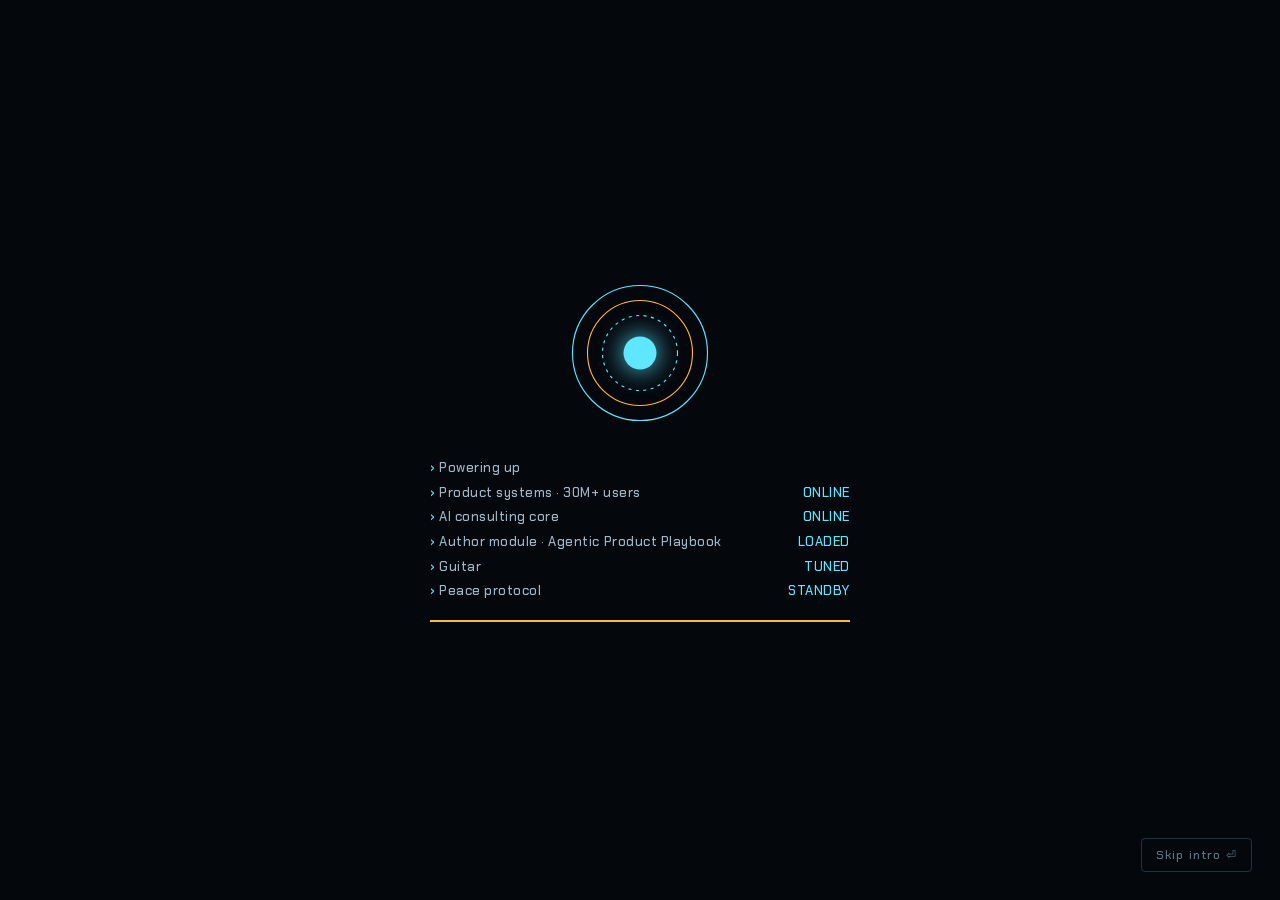
<file: index.html>
<!doctype html>
<html lang="en">
<head>
<meta charset="utf-8">
<meta name="viewport" content="width=device-width, initial-scale=1">
<title>Rahul Tirmale — Product Leader</title>
<meta name="description" content="Rahul Tirmale: product leader (30M+ users, $1B GMV), AI product consultant, author of The Agentic Product Playbook, guitarist.">
<meta property="og:title" content="Rahul Tirmale — Product Leader">
<meta property="og:description" content="Product leader. AI product consultant. Author. Guitarist. Explore the interactive portfolio.">
<meta property="og:image" content="assets/stage.webp">
<link rel="preconnect" href="https://fonts.googleapis.com">
<link rel="preconnect" href="https://fonts.gstatic.com" crossorigin>
<link href="https://fonts.googleapis.com/css2?family=Chakra+Petch:wght@400;500;600;700&family=Inter:wght@400;500;600&display=swap" rel="stylesheet">
<link rel="stylesheet" href="assets/hud.css">
</head>
<body>

<canvas id="field" aria-hidden="true"></canvas>
<div class="grid-overlay" aria-hidden="true"></div>
<div class="scanline" aria-hidden="true"></div>

<!-- ============ BOOT ============ -->
<div id="boot" role="status" aria-live="polite">
  <div class="boot-inner">
    <svg class="boot-reactor" viewBox="0 0 200 200" aria-hidden="true">
      <circle class="br r1" cx="100" cy="100" r="90"/>
      <circle class="br r2" cx="100" cy="100" r="70"/>
      <circle class="br r3" cx="100" cy="100" r="50"/>
      <circle class="br-core" cx="100" cy="100" r="22"/>
    </svg>
    <div class="boot-lines" id="bootLines"></div>
    <div class="boot-bar"><span id="bootBar"></span></div>
  </div>
  <button class="boot-skip" id="bootSkip">Skip intro ⏎</button>
</div>

<!-- ============ TOP HUD ============ -->
<header class="hud-top">
  <a class="logo" href="#about" title="Profile overview">
    <span class="logo-mark"></span>
    <span>PROFILE</span>
  </a>
  <div class="hud-status" id="hudStatus"><span class="pulse"></span>ALL SYSTEMS NOMINAL</div>
  <div class="hud-actions">
    <button class="icon-btn" id="cmdBtn" title="Command bar (/)"><kbd>/</kbd><span class="hide-sm">Command</span></button>
    <button class="icon-btn" id="soundBtn" aria-pressed="false" title="Interface sounds">
      <span class="snd-off">🔇</span><span class="snd-on">🔊</span>
    </button>
    <a class="recruiter-btn" href="recruiter.html">
      <span class="rb-dot"></span>Recruiter mode
    </a>
  </div>
</header>

<!-- ============ HUB ============ -->
<main id="hub" aria-label="Main hub">
  <div class="hub-stage" id="hubStage">
    <svg class="links" id="links" aria-hidden="true"></svg>

    <div class="core-wrap">
      <button class="core" id="core" aria-label="About Rahul">
        <svg viewBox="0 0 300 300" aria-hidden="true">
          <defs>
            <radialGradient id="coreGlow">
              <stop offset="0%" stop-color="#fff"/>
              <stop offset="35%" stop-color="var(--c1)"/>
              <stop offset="100%" stop-color="transparent"/>
            </radialGradient>
          </defs>
          <circle class="ring ring-a" cx="150" cy="150" r="140"/>
          <circle class="ring ring-b" cx="150" cy="150" r="118"/>
          <circle class="ring ring-c" cx="150" cy="150" r="96"/>
          <g class="ring-ticks"></g>
          <polygon class="tri" points="150,92 200,178 100,178"/>
          <circle cx="150" cy="150" r="46" fill="url(#coreGlow)" class="core-glow"/>
        </svg>
      </button>
      <div class="core-id">
        <div class="id-name">RAHUL TIRMALE</div>
        <div class="id-role">Product leader · I build what moves millions</div>
      </div>
    </div>

    <button class="node" data-module="product" style="--a:-90deg">
      <span class="node-ring"></span>
      <span class="node-code">MK-I</span>
      <span class="node-title">Product Leader</span>
      <span class="node-peek">30M+ users · $1B GMV · 10+ yrs</span>
    </button>
    <button class="node" data-module="consulting" style="--a:-18deg">
      <span class="node-ring"></span>
      <span class="node-code">MK-II</span>
      <span class="node-title">AI Consulting</span>
      <span class="node-peek">Run a free AI opportunity scan</span>
    </button>
    <button class="node" data-module="music" style="--a:54deg">
      <span class="node-ring"></span>
      <span class="node-code">MK-III</span>
      <span class="node-title">Musician</span>
      <span class="node-peek">Play the guitar yourself 🎸</span>
    </button>
    <button class="node" data-module="peace" style="--a:126deg">
      <span class="node-ring"></span>
      <span class="node-code">MK-IV</span>
      <span class="node-title">Peace</span>
      <span class="node-peek">Power down the suit</span>
    </button>
    <button class="node" data-module="author" style="--a:198deg">
      <span class="node-ring"></span>
      <span class="node-code">MK-V</span>
      <span class="node-title">Author</span>
      <span class="node-peek">The Agentic Product Playbook</span>
    </button>
  </div>

  <aside class="telemetry tl-left" aria-hidden="true">
    <div><span>LOC</span>MUMBAI · IN</div>
    <div><span>TIME</span><b id="clock">--:--</b> IST</div>
    <div><span>STATUS</span>OPEN TO HEAD / DIRECTOR OF PRODUCT</div>
  </aside>
  <aside class="telemetry tl-right" aria-hidden="true">
    <div><span>USERS SERVED</span>30,000,000+</div>
    <div><span>GMV ENABLED</span>$1,000,000,000</div>
    <div><span>AI RECHARGES / MO</span><b id="liveCount">50,000+</b></div>
  </aside>

  <p class="hub-hint">Select a module · press <kbd>/</kbd> for commands</p>
</main>

<!-- ============ PANELS ============ -->

<!-- MK-I PRODUCT -->
<section class="panel" id="panel-product" role="dialog" aria-modal="true" aria-labelledby="h-product" hidden>
  <div class="panel-frame">
    <header class="panel-head">
      <div><span class="p-code">MK-I</span><h2 id="h-product">Product Leader</h2></div>
      <button class="close" data-close aria-label="Close">ESC ✕</button>
    </header>
    <div class="panel-body">
      <p class="p-lede">GM – Product at Vodafone Idea. I lead the AI and prepaid portfolio of the Vi app with a 40-member team that owns 70% of app revenue. Over 10+ years I've worked across telecom, B2B commerce, airlines, SaaS and IoT.</p>

      <h3 class="sub">Career evolution <small>Each role added a new capability. Tap one to see it.</small></h3>
      <div class="armor" id="armor">
        <button class="suit" data-s="0"><i>01</i><b>John Deere</b><span>2014</span></button>
        <button class="suit" data-s="1"><i>02</i><b>Wipro</b><span>2017</span></button>
        <button class="suit" data-s="2"><i>03</i><b>Accenture Strategy</b><span>2018</span></button>
        <button class="suit" data-s="3"><i>04</i><b>JSW One</b><span>2022</span></button>
        <button class="suit active" data-s="4"><i>05</i><b>Vodafone Idea</b><span>2024 →</span></button>
      </div>
      <div class="suit-detail" id="suitDetail"></div>

      <h3 class="sub">Signature wins <small>One headline result from each company</small></h3>
      <div class="readouts">
        <div class="readout"><em>Vodafone Idea</em><b data-count="50" data-suffix="K+">0</b><span>recharges a month through telecom's first LLM recharge agent</span></div>
        <div class="readout"><em>JSW One</em><b data-count="1" data-prefix="$" data-suffix="B">0</b><span>GMV enabled on a B2B platform built from scratch</span></div>
        <div class="readout"><em>Accenture Strategy · Malaysia Airlines</em><b data-count="11" data-prefix="+" data-suffix="%">0</b><span>daily active users after the mobile app overhaul</span></div>
        <div class="readout"><em>Wipro · Way2Go</em><b data-count="50" data-prefix="+" data-suffix="%">0</b><span>travel inventory added through an OTA content partnership</span></div>
      </div>

      <h3 class="sub">Mission logs</h3>
      <div class="missions">
        <div class="mission-tabs" role="tablist">
          <button role="tab" aria-selected="true" data-m="0">LLM recharge agent</button>
          <button role="tab" aria-selected="false" data-m="1">Gamification</button>
          <button role="tab" aria-selected="false" data-m="2">JSW One · $1B</button>
          <button role="tab" aria-selected="false" data-m="3">Airline digital</button>
        </div>
        <div class="mission" data-m="0">
          <div class="m-stat"><b>50K+</b><span>recharges / month</span></div>
          <dl>
            <dt>Objective</dt><dd>Help users pick and pay for the right plan without fighting menus.</dd>
            <dt>Action</dt><dd>Launched telecom's first LLM-powered recharge agent, then built agentic payments with Razorpay as strategic partner, so users can complete the payment inside the conversation.</dd>
            <dt>Result</dt><dd>50K+ recharges every month. Showcased at Global Fintech Fest.</dd>
          </dl>
        </div>
        <div class="mission" data-m="1" hidden>
          <div class="m-stat"><b>+2–5M</b><span>MAU per program</span></div>
          <dl>
            <dt>Objective</dt><dd>Turn a once-a-month utility app into a habit.</dd>
            <dt>Action</dt><dd>Started 4 major gamification programs, kept shipping feature improvements, and optimised the experience end to end.</dd>
            <dt>Result</dt><dd>Each program added 2–5M MAU. The app's revenue contribution grew about 28%, transactions grew 27%, and the store rating went from 4.2 to 4.4.</dd>
          </dl>
        </div>
        <div class="mission" data-m="2" hidden>
          <div class="m-stat"><b>$1B</b><span>GMV enabled</span></div>
          <dl>
            <dt>Objective</dt><dd>Bring the MSME construction-materials supply chain online.</dd>
            <dt>Action</dt><dd>Built a B2B commerce platform for 30K+ MSMEs from scratch and set up a 9-member engineering and design team. Shipped credit workflows, omnichannel support and a distributor portal for 10K retailers.</dd>
            <dt>Result</dt><dd>$1B GMV. Credit workflows drove 15% month-over-month revenue growth; response time fell 80% and retention rose 25%.</dd>
          </dl>
        </div>
        <div class="mission" data-m="3" hidden>
          <div class="m-stat"><b>+11%</b><span>daily active users</span></div>
          <dl>
            <dt>Objective</dt><dd>Modernise digital and loyalty for Malaysia Airlines and Qatar Airways.</dd>
            <dt>Action</dt><dd>Set the B2C web and app strategy, led the loyalty transformation, and built airport integrations for real-time alerts.</dd>
            <dt>Result</dt><dd>An 11% DAU lift after the Android and iOS overhaul.</dd>
          </dl>
        </div>
      </div>

      <div class="awards">
        <span>Best Use of AI award</span><span>Global Fintech Fest showcase</span>
        <span>2× Dream Team</span><span>2× National CXX Hero</span><span>Innovation Catalyst</span>
      </div>
      <p class="edu">PGDM, IIM Kozhikode · B.Tech Electronics, Walchand College of Engineering · CSM · SAFe · Six Sigma GB · Salesforce Admin</p>
      <div class="p-cta">
        <a class="btn gold" href="resume.pdf" download>Download résumé</a>
        <a class="btn" href="mailto:rahultirmale@gmail.com?subject=Opportunity%20for%20Rahul">Email Rahul</a>
        <a class="btn" href="https://www.linkedin.com/in/rahultirmale" target="_blank" rel="noopener">LinkedIn ↗</a>
      </div>
    </div>
  </div>
</section>

<!-- MK-II CONSULTING -->
<section class="panel" id="panel-consulting" role="dialog" aria-modal="true" aria-labelledby="h-consulting" hidden>
  <div class="panel-frame">
    <header class="panel-head">
      <div><span class="p-code">MK-II</span><h2 id="h-consulting">AI Product Consulting</h2></div>
      <button class="close" data-close aria-label="Close">ESC ✕</button>
    </header>
    <div class="panel-body">
      <p class="p-lede">I help companies find the AI use cases that actually pay off, and ship them. I've done it at 30M-user scale (telecom's first LLM recharge agent) and end to end on my own products.</p>

      <div class="scan" id="scan">
        <div class="scan-step" data-step="1">
          <h3 class="sub">01 · Your industry</h3>
          <div class="opts" data-key="industry">
            <button>Telecom</button><button>E-commerce / D2C</button><button>Fintech</button>
            <button>SaaS</button><button>Travel</button><button>Other</button>
          </div>
        </div>
        <div class="scan-step" data-step="2">
          <h3 class="sub">02 · Your top goal</h3>
          <div class="opts" data-key="goal">
            <button data-g="revenue">Grow revenue</button>
            <button data-g="support">Cut support cost</button>
            <button data-g="engage">Lift engagement</button>
            <button data-g="ship">Ship an AI product fast</button>
          </div>
        </div>
        <button class="btn gold scan-run" id="scanRun" disabled>Run diagnostic scan ▸</button>
        <div class="scan-console" id="scanConsole" hidden></div>
        <div class="scan-result" id="scanResult" hidden></div>
      </div>

      <h3 class="sub">How we can work together</h3>
      <div class="offer">
        <div><b>AI product strategy sprint</b><p>Two to three weeks to map use cases, size the value, and leave you with a build-vs-buy-vs-rent call and a roadmap.</p></div>
        <div><b>Agent &amp; LLM build advisory</b><p>Hands-on guidance from prototype to production, covering guardrails, payments and evals.</p></div>
        <div><b>PM team upskilling</b><p>Workshops on taking agentic products from idea to launch, based on <i>The Agentic Product Playbook</i>.</p></div>
      </div>

      <h3 class="sub" id="lab">Builder's lab <small id="labCount">Products I've built and shipped myself</small></h3>
      <div class="systems" id="systems"></div>

      <div class="p-cta">
        <a class="btn gold" id="consultMail" href="mailto:rahultirmale@gmail.com?subject=AI%20product%20consulting">Start a conversation → rahultirmale@gmail.com</a>
      </div>
    </div>
  </div>
</section>

<!-- MK-III MUSIC -->
<section class="panel" id="panel-music" role="dialog" aria-modal="true" aria-labelledby="h-music" hidden>
  <div class="panel-frame">
    <header class="panel-head">
      <div><span class="p-code">MK-III</span><h2 id="h-music">Musician</h2></div>
      <button class="close" data-close aria-label="Close">ESC ✕</button>
    </header>
    <div class="panel-body">
      <p class="p-lede">Before product, there was the guitar. I play lead and still get on stage. Try it yourself: <b>drag across the strings</b>, or use keys <kbd>1</kbd>–<kbd>6</kbd>.</p>

      <div class="guitar-wrap">
        <div class="chords" id="chords">
          <button data-chord="open" class="on">Open</button>
          <button data-chord="Em">Em</button>
          <button data-chord="G">G</button>
          <button data-chord="C">C</button>
          <button data-chord="D">D</button>
          <button data-chord="Am">Am</button>
          <button class="strum" id="strumBtn">Strum ⇣</button>
        </div>
        <div class="fretboard" id="fretboard" aria-label="Playable guitar strings">
          <div class="frets" aria-hidden="true"></div>
        </div>
        <canvas class="scope" id="scope" aria-hidden="true"></canvas>
      </div>

      <div class="stage">
        <figure class="stage-photo">
          <img src="assets/stage.webp" alt="Rahul playing a Stratocaster on stage in front of a Marshall stack" loading="lazy">
          <figcaption>LIVE · on stage with a Marshall stack</figcaption>
        </figure>
        <div class="video" id="video">
          <button class="video-poster" id="videoPlay" aria-label="Play Hotel California guitar solo cover">
            <img src="https://i.ytimg.com/vi/c7MWCOf640A/hqdefault.jpg" alt="" loading="lazy">
            <span class="play">▶</span>
            <span class="v-cap">Hotel California solo · cover</span>
          </button>
        </div>
      </div>
      <p class="note">What music taught me about product: rhythm beats intensity, practice compounds, and the best solos leave space.</p>
    </div>
  </div>
</section>

<!-- MK-IV PEACE -->
<section class="panel peace-panel" id="panel-peace" role="dialog" aria-modal="true" aria-labelledby="h-peace" hidden>
  <div class="panel-frame">
    <header class="panel-head">
      <div><span class="p-code">MK-IV</span><h2 id="h-peace">Peace</h2></div>
      <button class="close" data-close aria-label="Close">ESC ✕</button>
    </header>
    <div class="panel-body">
      <p class="p-lede">The suit runs hot, but the person inside doesn't have to. Here are the small practices I come back to. Pick one, take two minutes, and leave a little lighter.</p>

      <div class="peace-tabs" role="tablist">
        <button role="tab" aria-selected="true" data-pt="breathe">🌬 Breathe</button>
        <button role="tab" aria-selected="false" data-pt="body">🧘 Calm your body</button>
        <button role="tab" aria-selected="false" data-pt="gratitude">🙏 Gratitude</button>
        <button role="tab" aria-selected="false" data-pt="mantras">ॐ Mantras</button>
        <button role="tab" aria-selected="false" data-pt="ground">🌱 Ground yourself</button>
      </div>

      <!-- BREATHE -->
      <div class="pt" data-pt="breathe">
        <div class="chips-row" id="breathPatterns">
          <button class="on" data-p="calm">Calm · 4-6</button>
          <button data-p="box">Box · 4-4-4-4</button>
          <button data-p="relax">Sleep · 4-7-8</button>
        </div>
        <p class="pt-hint" id="breathHint">A longer exhale tells your nervous system it's safe. Good for any stressful moment.</p>
        <div class="breath"><div class="breath-circle" id="breathCircle"><span id="breathText">Ready</span><small id="breathCount"></small></div></div>
        <div class="p-cta center">
          <button class="btn gold" id="breathBtn">Start · 5 rounds</button>
          <button class="btn" id="toneBtn">♪ Calm tone: off</button>
        </div>
      </div>

      <!-- BODY -->
      <div class="pt" data-pt="body" hidden>
        <p class="pt-hint">A two-minute body scan. Sit comfortably, soften your gaze, and follow each cue.</p>
        <div class="scan-card">
          <div class="scan-step-n" id="bodyN">Step 0 / 8</div>
          <div class="scan-cue" id="bodyCue">Press start when you're ready.</div>
          <div class="scan-prog"><i id="bodyProg"></i></div>
        </div>
        <div class="p-cta center">
          <button class="btn gold" id="bodyBtn">Start body scan</button>
          <button class="btn" id="bodyNext">Next cue →</button>
        </div>
      </div>

      <!-- GRATITUDE -->
      <div class="pt" data-pt="gratitude" hidden>
        <div class="mantra-big"><span id="gratText"></span></div>
        <div class="p-cta center"><button class="btn" id="gratNext">Another gratitude mantra ↻</button></div>
        <h3 class="sub">Three good things <small>Kept only on this device</small></h3>
        <div class="journal">
          <label><span>1</span><input data-j="0" placeholder="Today I'm grateful for…" maxlength="140"></label>
          <label><span>2</span><input data-j="1" placeholder="Someone who made my day better…" maxlength="140"></label>
          <label><span>3</span><input data-j="2" placeholder="A small thing I usually overlook…" maxlength="140"></label>
        </div>
        <p class="pt-hint" id="journalNote">Writing down three good things a day is one of the simplest habits for a happier mind.</p>
      </div>

      <!-- MANTRAS -->
      <div class="pt" data-pt="mantras" hidden>
        <div class="mantra-card">
          <div class="m-dev" id="mDev"></div>
          <div class="m-tr" id="mTr"></div>
          <div class="m-mean" id="mMean"></div>
          <div class="m-nav"><button id="mPrev" aria-label="Previous mantra">←</button><span id="mIdx"></span><button id="mNext" aria-label="Next mantra">→</button></div>
        </div>
        <div class="mala">
          <button class="mala-ring" id="malaBtn" aria-label="Count one repetition">
            <svg viewBox="0 0 120 120" aria-hidden="true"><circle cx="60" cy="60" r="52" class="mala-track"/><circle cx="60" cy="60" r="52" class="mala-fill" id="malaFill"/></svg>
            <span><b id="malaCount">0</b><small>/ 108</small></span>
          </button>
          <div class="mala-text"><b>Chant along</b><span>Repeat the mantra softly. Tap the ring (or press space) once for each repetition. A traditional mala has 108 beads.</span><button class="link-btn" id="malaReset">Reset</button></div>
        </div>
      </div>

      <!-- GROUND -->
      <div class="pt" data-pt="ground" hidden>
        <p class="pt-hint">The 5-4-3-2-1 technique pulls an anxious mind back into the present. Tap a dot each time you notice something.</p>
        <div class="ground" id="ground"></div>
        <div class="p-cta center"><button class="btn" id="groundReset">Start again</button></div>
      </div>

      <div class="peace-foot">
        <div class="values">
          <div><b>Steady over loud</b><span>Calm teams make better decisions.</span></div>
          <div><b>Space to think</b><span>Good ideas need quiet, like good music.</span></div>
          <div><b>Kindness scales</b><span>The best products respect people's time and attention.</span></div>
        </div>
        <div class="p-cta center"><button class="btn" id="powerBtn">Power down the suit</button></div>
      </div>
    </div>
  </div>
</section>

<!-- MK-V AUTHOR -->
<section class="panel" id="panel-author" role="dialog" aria-modal="true" aria-labelledby="h-author" hidden>
  <div class="panel-frame">
    <header class="panel-head">
      <div><span class="p-code">MK-V</span><h2 id="h-author">Author</h2></div>
      <button class="close" data-close aria-label="Close">ESC ✕</button>
    </header>
    <div class="panel-body">
      <div class="book-row">
        <div class="book-3d" id="book3d" title="Drag to rotate">
          <div class="book">
            <div class="b-front">
              <small>A playbook for product leaders</small>
              <strong>The Agentic Product Playbook</strong>
              <span>RAHUL TIRMALE</span>
            </div>
            <div class="b-spine">THE AGENTIC PRODUCT PLAYBOOK</div>
            <div class="b-back"><p>Patterns and plays for executing products where software acts on the user's behalf.</p></div>
          </div>
        </div>
        <div>
          <p class="p-lede">My book on building agentic products: how to choose problems worth automating, design for trust, and execute when software starts acting for your users.</p>
          <div class="p-cta">
            <a class="btn gold" href="https://www.amazon.in/Agentic-Product-Playbook-Patterns-Executing-ebook/dp/B0GF3J6PNX" target="_blank" rel="noopener">Get it on Amazon ↗</a>
          </div>
          <p class="note">Drag the book to rotate it.</p>
        </div>
      </div>

      <h3 class="sub">Transmissions <small>Recent writing</small></h3>
      <div class="posts" id="posts">
        <button data-post="0"><i>BUILD vs BUY vs RENT</i><b>Closed APIs are perfect for MVPs and terrible for scale</b><p>Why I hosted an open-weight LLM, and what it taught me about AI unit economics.</p><em>Read post →</em></button>
        <button data-post="1"><i>LEARNING BY SHIPPING</i><b>4 micro-SaaS launches taught me more than any AI course</b><p>Payments, auth and integrations: the blockers are where you learn.</p><em>Read post →</em></button>
        <button data-post="2"><i>AI FOR PMs</i><b>Agents that save hours of PM busywork</b><p>Telegram + n8n + RAG agents for backlogs, documents and status emails.</p><em>Read post →</em></button>
      </div>
      <article class="reader" id="reader" hidden>
        <button class="link-btn" id="readerBack">← All posts</button>
        <i id="readerKicker"></i>
        <h3 id="readerTitle"></h3>
        <div class="reader-body" id="readerBody"></div>
        <div class="p-cta"><a class="btn gold" id="readerLink" target="_blank" rel="noopener">View on LinkedIn ↗</a></div>
      </article>
    </div>
  </div>
</section>

<!-- ABOUT (core click) -->
<section class="panel" id="panel-about" role="dialog" aria-modal="true" aria-labelledby="h-about" hidden>
  <div class="panel-frame narrow">
    <header class="panel-head">
      <div><span class="p-code">CORE</span><h2 id="h-about">Rahul Tirmale</h2></div>
      <button class="close" data-close aria-label="Close">ESC ✕</button>
    </header>
    <div class="panel-body">
      <p class="p-lede">Product leader, AI product consultant, author and guitarist. I've spent 10+ years building products that serve millions, and I keep my hands on the tools by shipping my own.</p>
      <div class="about-grid">
        <button data-go="product"><i>MK-I</i>Product Leader</button>
        <button data-go="consulting"><i>MK-II</i>AI Consulting</button>
        <button data-go="music"><i>MK-III</i>Musician</button>
        <button data-go="peace"><i>MK-IV</i>Peace</button>
        <button data-go="author"><i>MK-V</i>Author</button>
      </div>
      <div class="p-cta">
        <a class="btn gold" href="recruiter.html">Open recruiter view</a>
        <a class="btn" href="mailto:rahultirmale@gmail.com">rahultirmale@gmail.com</a>
      </div>
    </div>
  </div>
</section>

<!-- ============ COMMAND BAR ============ -->
<div class="cmd" id="cmd" role="dialog" aria-modal="true" aria-label="Command bar" hidden>
  <div class="cmd-box">
    <div class="cmd-input"><span>›</span><input id="cmdInput" placeholder="Type a command… try “guitar”, “1B”, “hire”" autocomplete="off" spellcheck="false"></div>
    <ul id="cmdList" role="listbox"></ul>
  </div>
</div>

<a class="recruiter-fab" href="recruiter.html">Recruiter mode →</a>

<script src="assets/projects.js"></script>
<script src="assets/hud.js"></script>
</body>
</html>
</file>
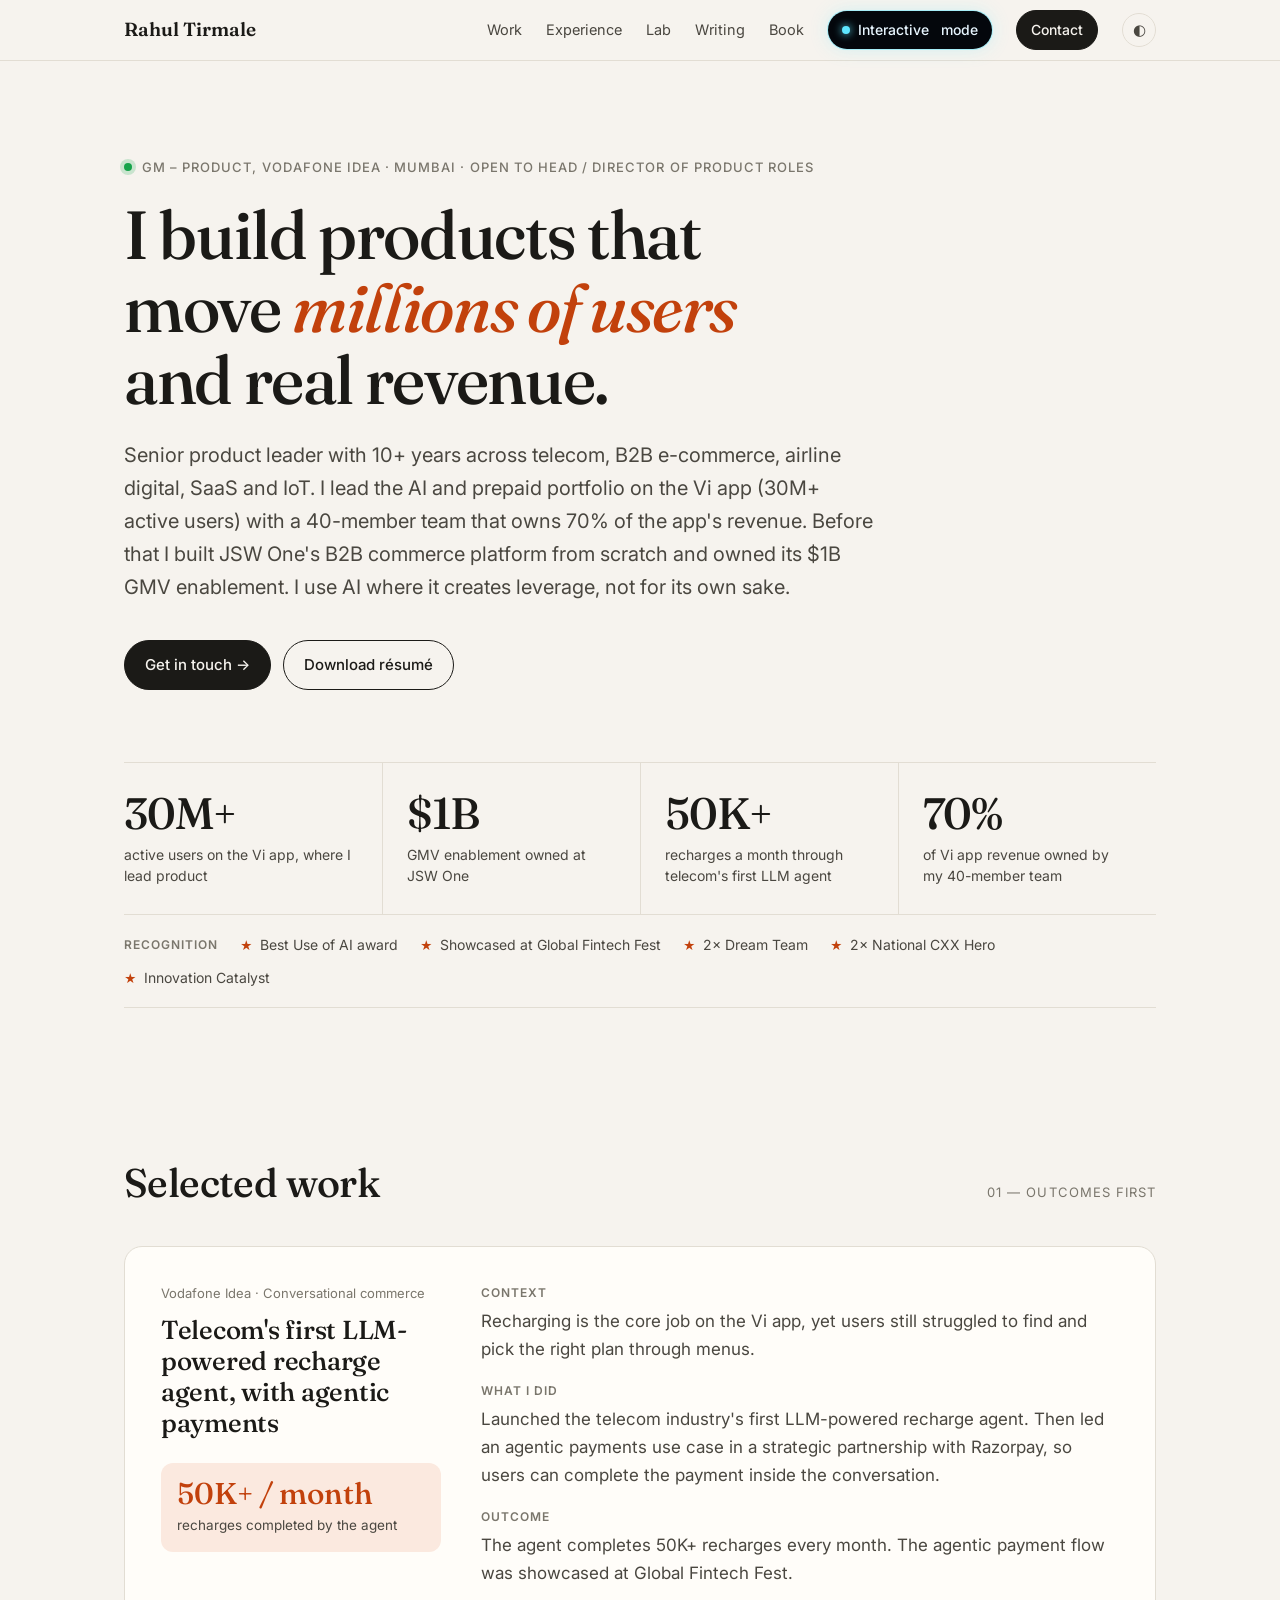
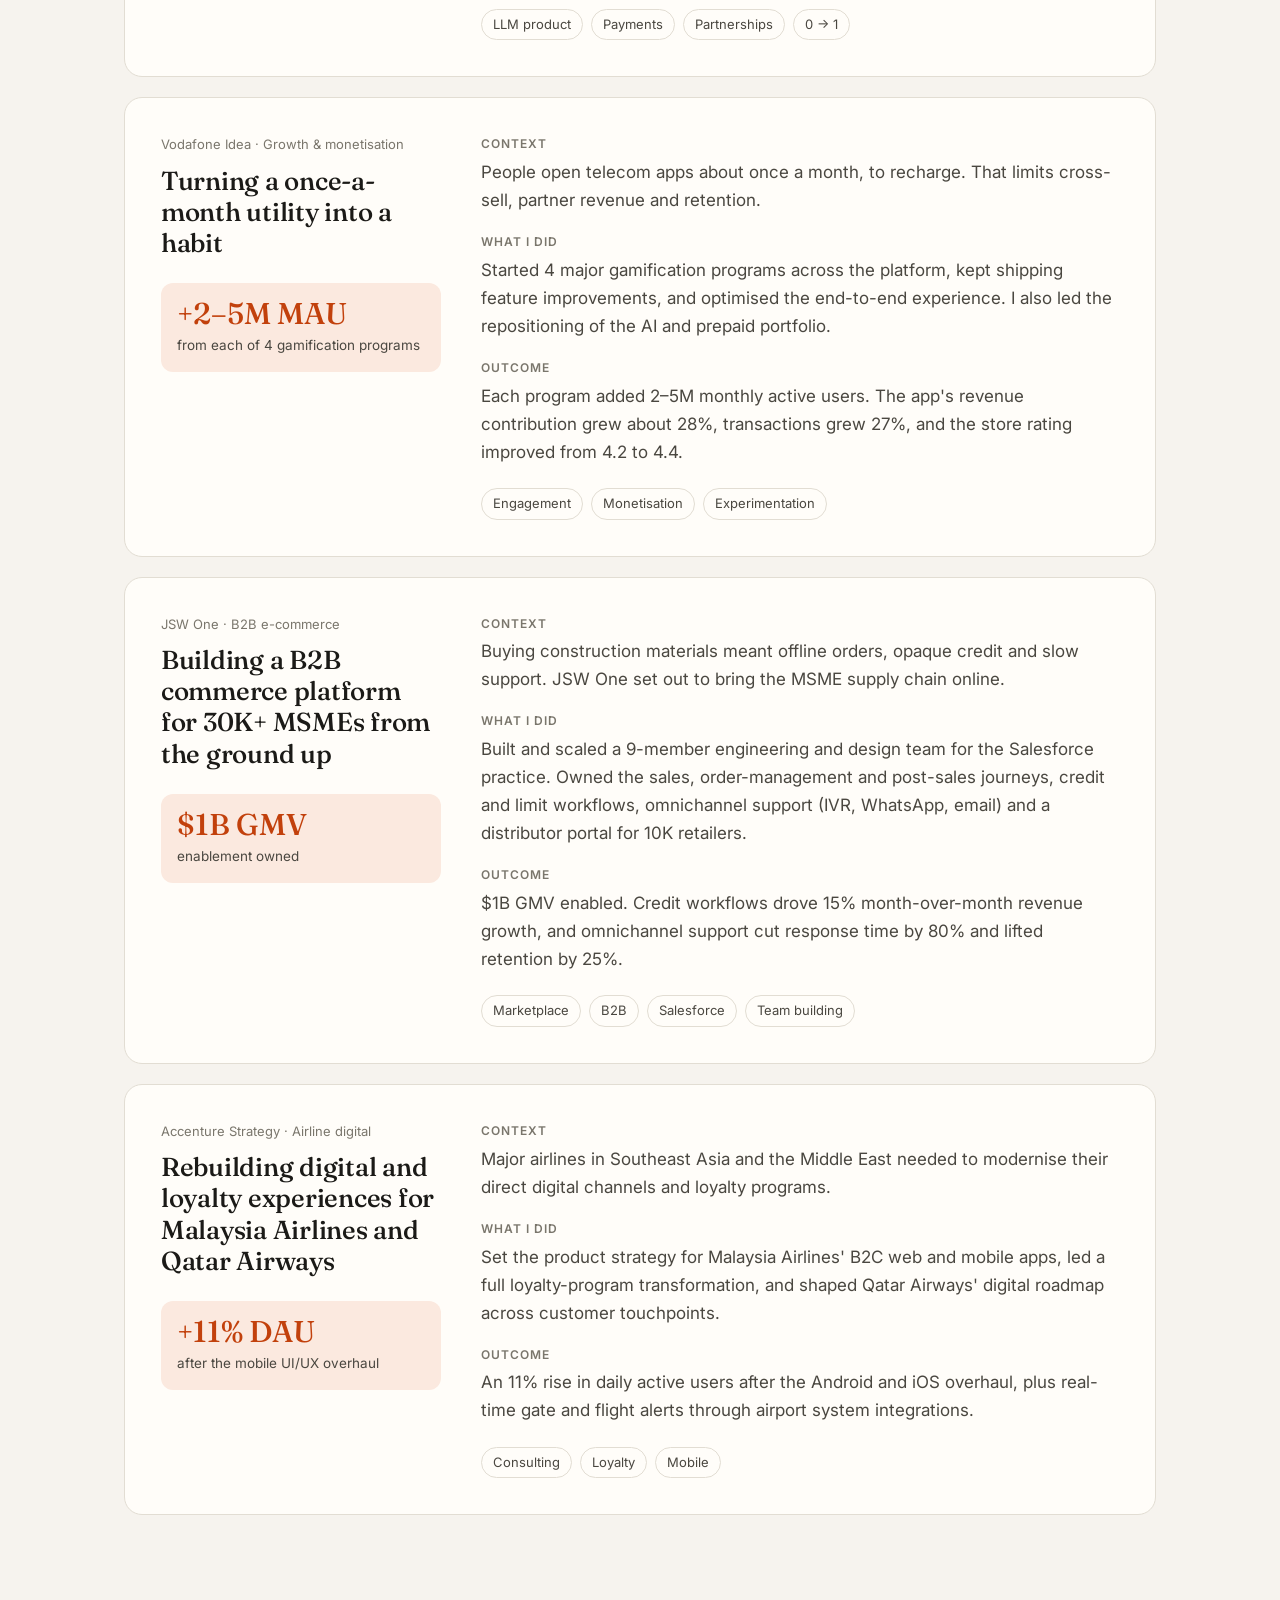
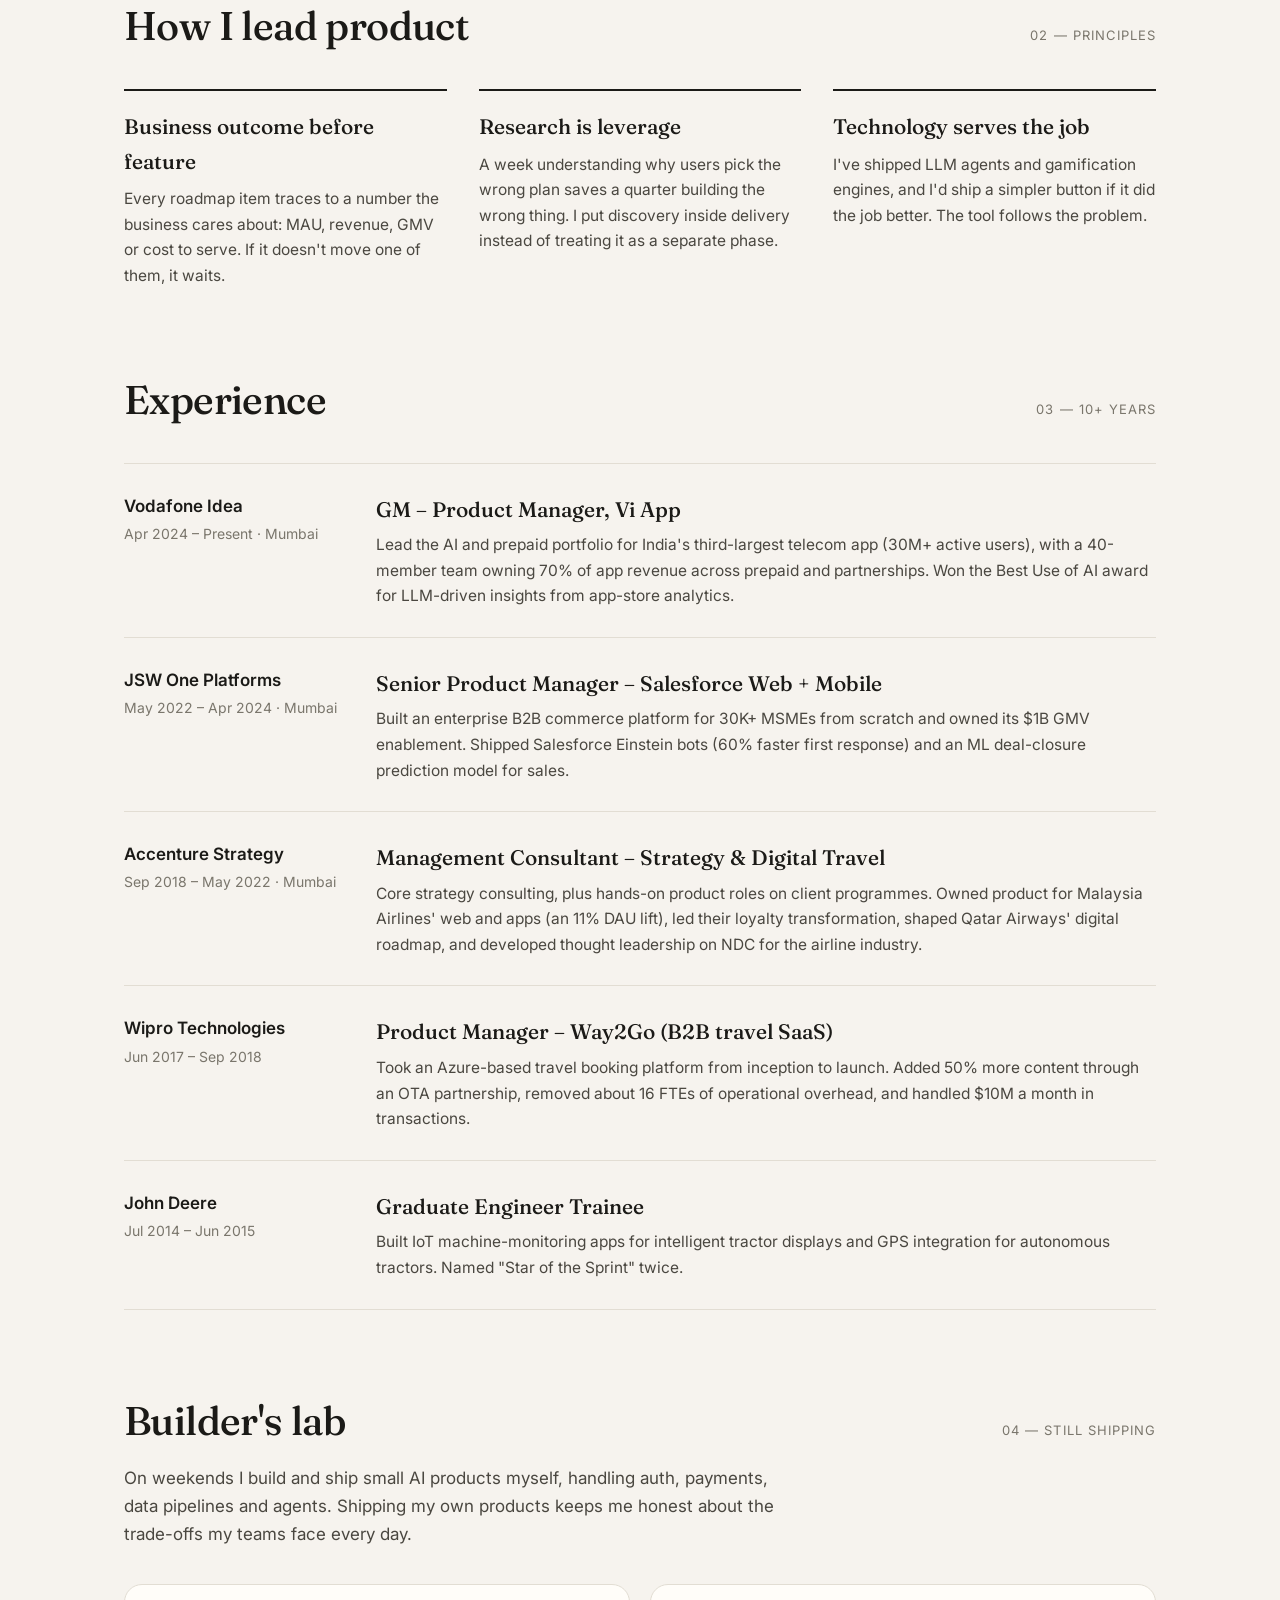
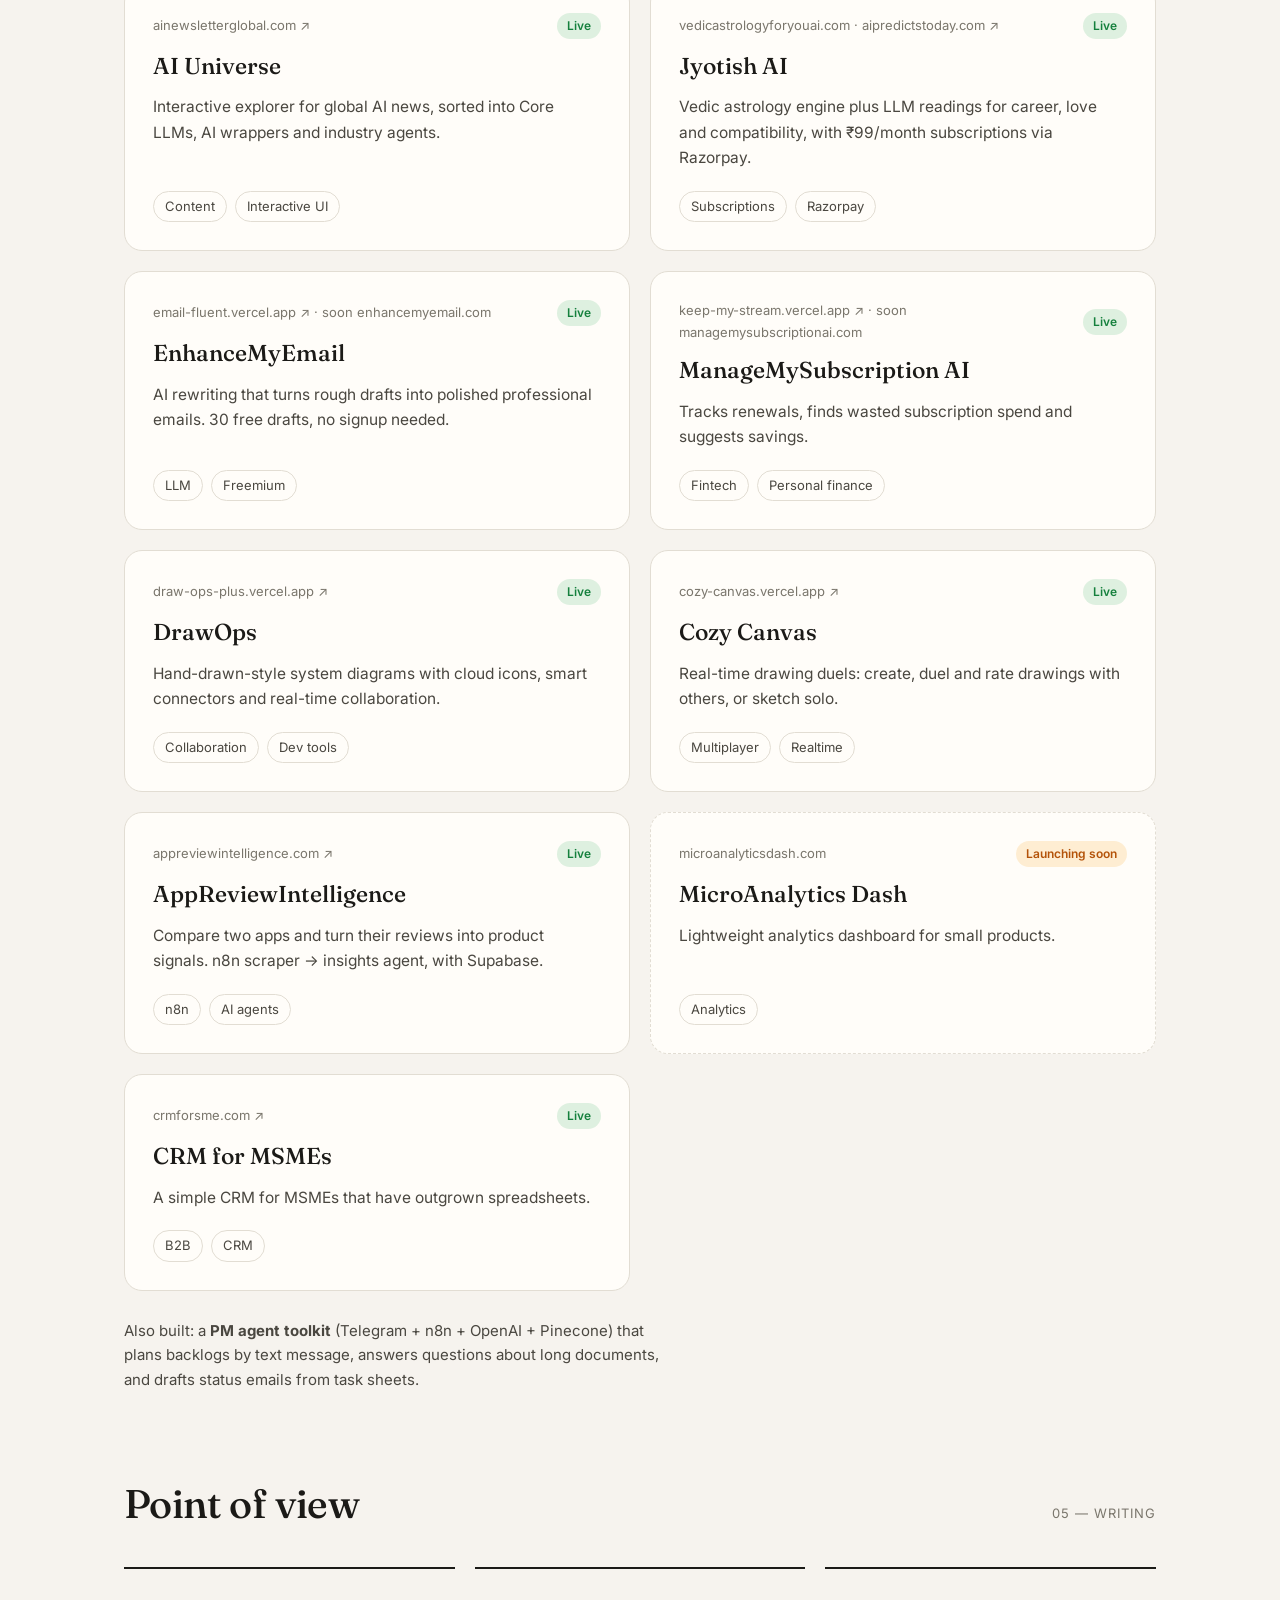
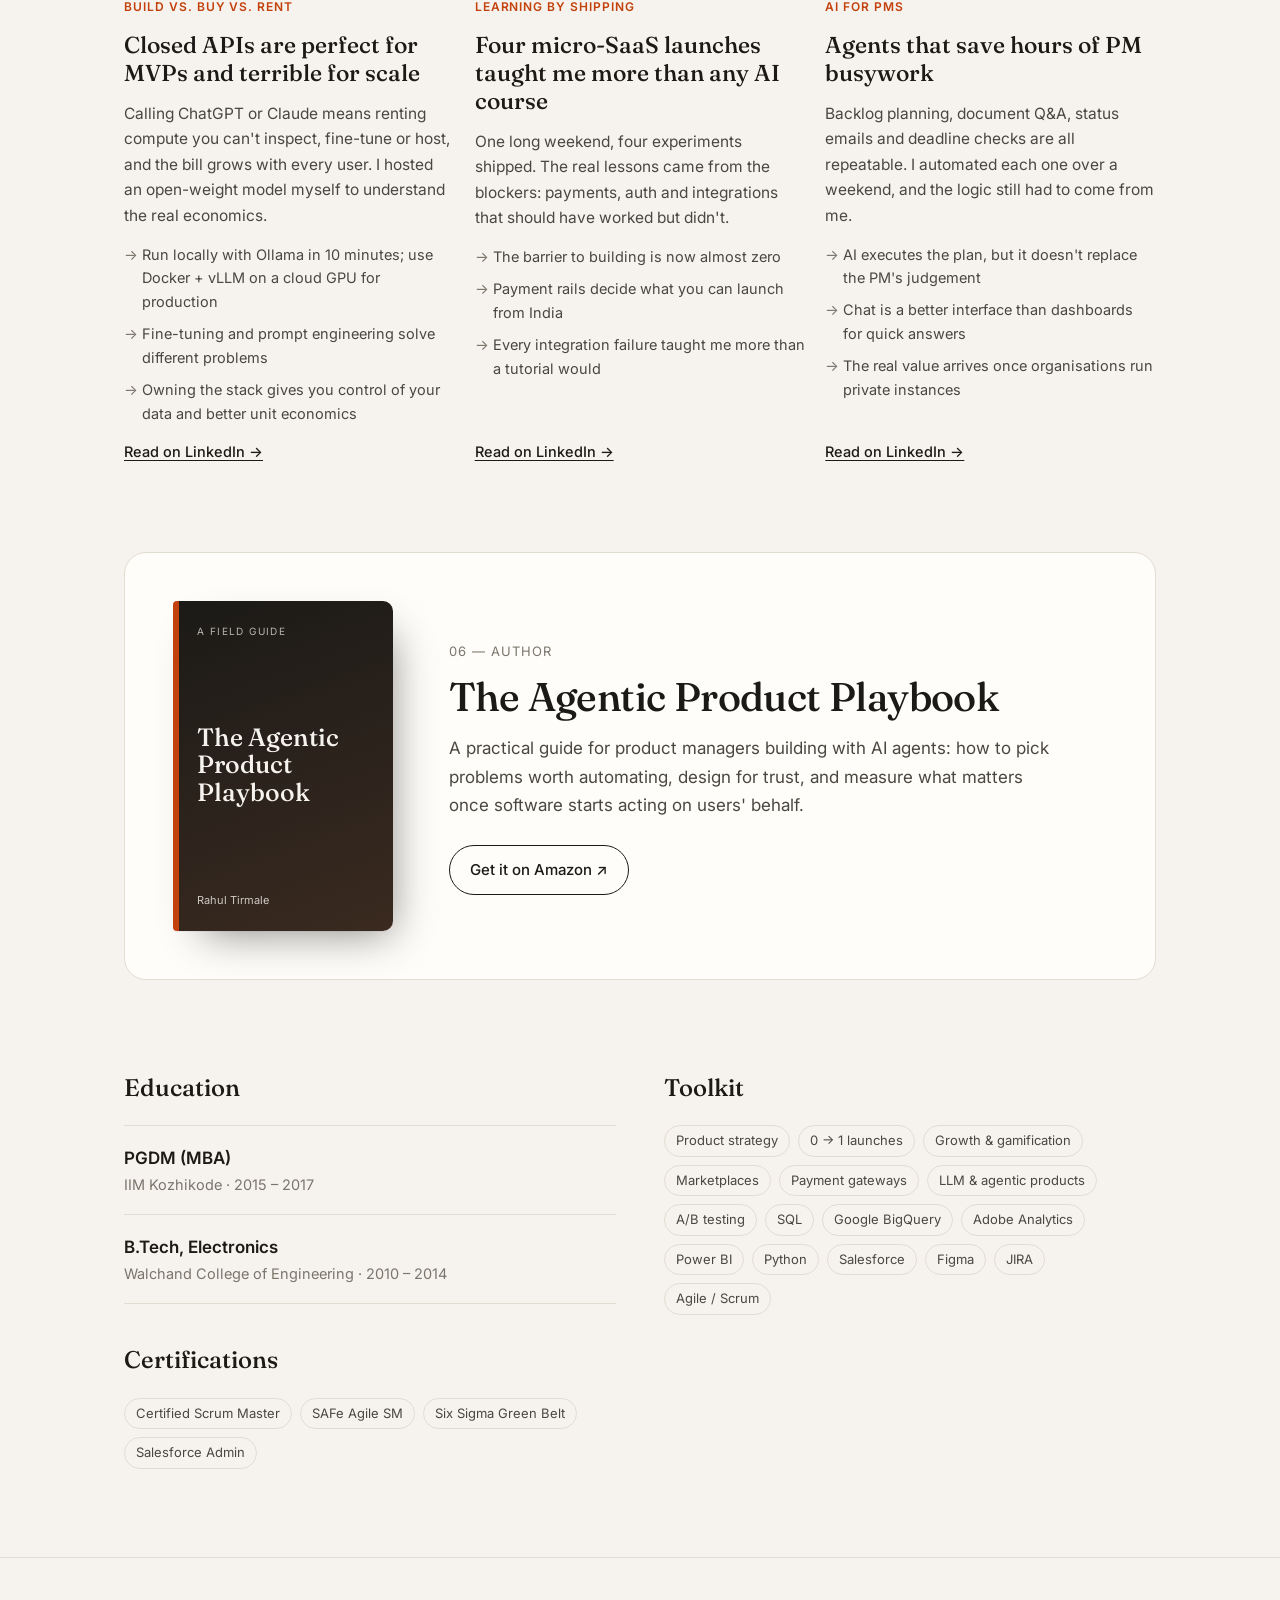
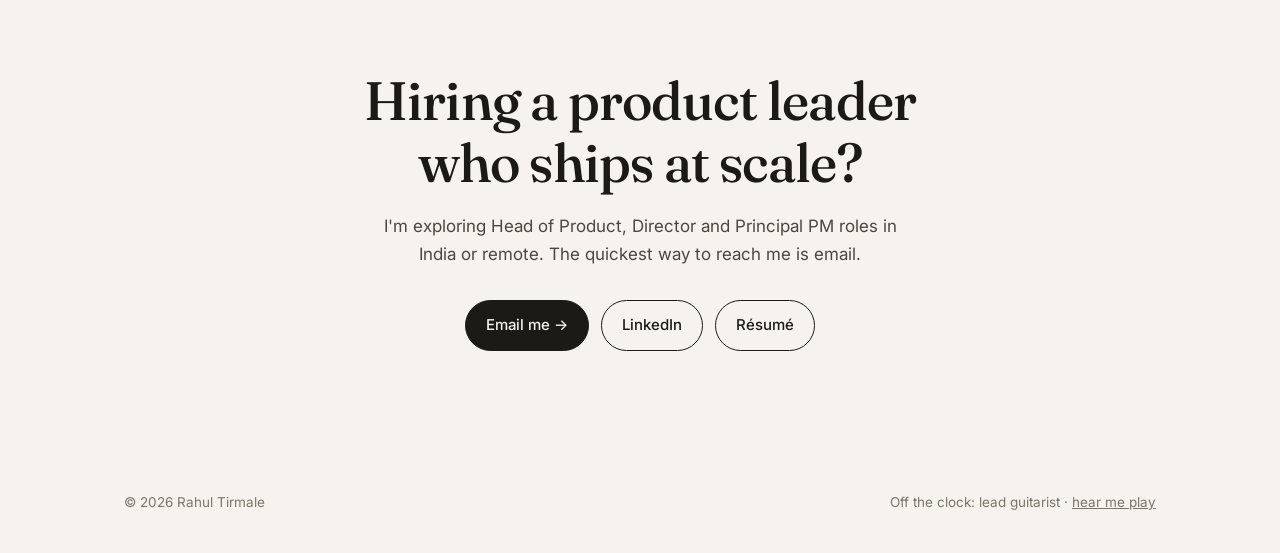
<file: recruiter.html>
<!doctype html>
<html lang="en">
<head>
<meta charset="utf-8">
<meta name="viewport" content="width=device-width, initial-scale=1">
<title>Rahul Tirmale — Product Leader</title>
<meta name="description" content="Rahul Tirmale — senior product leader with 10+ years building consumer and B2B products at scale. GM – Product at Vodafone Idea. IIM Kozhikode.">
<meta property="og:title" content="Rahul Tirmale — Product Leader">
<meta property="og:description" content="30M+ user Vi app. $1B GMV enabled. Telecom's first LLM recharge agent. Author of The Agentic Product Playbook.">
<link rel="preconnect" href="https://fonts.googleapis.com">
<link rel="preconnect" href="https://fonts.gstatic.com" crossorigin>
<link href="https://fonts.googleapis.com/css2?family=Fraunces:opsz,wght@9..144,400;9..144,500;9..144,600&family=Inter:wght@400;500;600&display=swap" rel="stylesheet">
<style>
  :root {
    --bg: #f6f3ee;
    --surface: #fffdf9;
    --ink: #1b1a17;
    --ink-2: #4a4740;
    --ink-3: #7a766c;
    --line: #e2ddd3;
    --accent: #c2410c;
    --accent-soft: #fbe9df;
    --serif: "Fraunces", Georgia, serif;
    --sans: "Inter", system-ui, -apple-system, Segoe UI, sans-serif;
    --max: 1080px;
  }
  @media (prefers-color-scheme: dark) {
    :root:not([data-theme="light"]) {
      --bg: #141311; --surface: #1c1b18; --ink: #f1ede4; --ink-2: #c3beb3;
      --ink-3: #8e897e; --line: #2e2c27; --accent: #fb8a4c; --accent-soft: #2c1d14;
    }
  }
  :root[data-theme="dark"] {
    --bg: #141311; --surface: #1c1b18; --ink: #f1ede4; --ink-2: #c3beb3;
    --ink-3: #8e897e; --line: #2e2c27; --accent: #fb8a4c; --accent-soft: #2c1d14;
  }

  * { box-sizing: border-box; margin: 0; padding: 0; }
  html { scroll-behavior: smooth; scroll-padding-top: 72px; }
  body {
    background: var(--bg); color: var(--ink);
    font: 400 17px/1.65 var(--sans);
    -webkit-font-smoothing: antialiased;
  }
  a { color: inherit; }
  .wrap { max-width: var(--max); margin: 0 auto; padding: 0 24px; }
  @media (max-width: 600px) { .wrap { padding: 0 16px; } body { font-size: 16px; } }

  /* Nav */
  nav {
    position: sticky; top: 0; z-index: 10;
    background: color-mix(in srgb, var(--bg) 88%, transparent);
    backdrop-filter: blur(10px);
    border-bottom: 1px solid var(--line);
  }
  nav .wrap { display: flex; align-items: center; justify-content: space-between; height: 60px; gap: 16px; }
  .brand { font-family: var(--serif); font-weight: 600; font-size: 19px; text-decoration: none; }
  .nav-links { display: flex; align-items: center; gap: 24px; font-size: 14.5px; }
  .nav-links a { text-decoration: none; color: var(--ink-2); }
  .nav-links a:hover { color: var(--ink); }
  .nav-links a.btn-primary { color: var(--bg); }
  .theme-btn {
    background: none; border: 1px solid var(--line); color: var(--ink-2);
    width: 34px; height: 34px; border-radius: 50%; cursor: pointer; font-size: 15px;
  }
  @media (max-width: 720px) { .nav-links .hide-sm { display: none; } }
  .nav-links a.mode-btn {
    display: inline-flex; align-items: center; gap: 8px; padding: 7px 14px; border-radius: 999px;
    background: #04070c; color: #e8f6ff; font-size: 14px; font-weight: 500; white-space: nowrap;
    box-shadow: 0 0 0 1px rgba(94, 231, 255, .45), 0 0 18px rgba(94, 231, 255, .25);
    transition: box-shadow .2s ease, transform .15s ease;
  }
  .nav-links a.mode-btn:hover { color: #fff; transform: translateY(-1px); box-shadow: 0 0 0 1px #5ee7ff, 0 0 24px rgba(94, 231, 255, .45); }
  .mode-dot { width: 8px; height: 8px; border-radius: 50%; background: #5ee7ff; box-shadow: 0 0 8px #5ee7ff; }
  @media (max-width: 720px) { .nav-links { gap: 10px; } }
  @media (max-width: 420px) { .nav-links .hide-xs, .hide-xs { display: none; } .brand { font-size: 17px; white-space: nowrap; } }

  .btn {
    display: inline-flex; align-items: center; gap: 8px;
    padding: 12px 20px; border-radius: 999px; font-weight: 500; font-size: 15px;
    text-decoration: none; border: 1px solid var(--ink); transition: transform .15s ease;
  }
  .btn:hover { transform: translateY(-1px); }
  .btn-primary { background: var(--ink); color: var(--bg); }
  .btn-ghost { background: transparent; color: var(--ink); }
  .btn-sm { padding: 7px 14px; font-size: 14px; }

  /* Hero */
  .hero { padding: 96px 0 64px; }
  .eyebrow {
    font-size: 13px; letter-spacing: .08em; text-transform: uppercase;
    color: var(--ink-3); font-weight: 500; margin-bottom: 20px;
    display: flex; align-items: baseline; gap: 10px;
  }
  .dot { flex: none; transform: translateY(-1px); width: 8px; height: 8px; border-radius: 50%; background: #16a34a; box-shadow: 0 0 0 4px color-mix(in srgb, #16a34a 20%, transparent); }
  h1 {
    font-family: var(--serif); font-weight: 500;
    font-size: clamp(38px, 6vw, 68px); line-height: 1.06; letter-spacing: -.02em;
    max-width: 16ch;
  }
  h1 em { font-style: italic; color: var(--accent); }
  .lede { margin-top: 24px; font-size: clamp(17px, 2vw, 20px); color: var(--ink-2); max-width: 58ch; }
  .cta-row { margin-top: 36px; display: flex; flex-wrap: wrap; gap: 12px; }

  /* Metrics */
  .metrics {
    margin-top: 72px; display: grid; grid-template-columns: repeat(4, 1fr);
    border-top: 1px solid var(--line); border-bottom: 1px solid var(--line);
  }
  .metric { padding: 28px 24px 28px 0; }
  .metric + .metric { padding-left: 24px; border-left: 1px solid var(--line); }
  .metric b { display: block; font-family: var(--serif); font-weight: 500; font-size: clamp(32px, 4vw, 44px); line-height: 1; letter-spacing: -.02em; }
  .metric span { display: block; margin-top: 10px; font-size: 14px; color: var(--ink-2); line-height: 1.45; }
  @media (max-width: 820px) {
    .metrics { grid-template-columns: 1fr 1fr; }
    .metric:nth-child(3) { padding-left: 0; border-left: 0; }
    .metric:nth-child(n+3) { border-top: 1px solid var(--line); }
  }

  .awards { display: flex; flex-wrap: wrap; align-items: center; gap: 10px 22px; padding: 18px 0; border-bottom: 1px solid var(--line); font-size: 14px; color: var(--ink-2); }
  .awards span:not(.awards-label)::before { content: "★"; color: var(--accent); margin-right: 7px; font-size: 12px; }
  .awards-label { font-size: 12px; letter-spacing: .08em; text-transform: uppercase; color: var(--ink-3); font-weight: 600; }

  /* Sections */
  section { padding: 88px 0; }
  .sec-head { display: flex; align-items: baseline; justify-content: space-between; gap: 24px; margin-bottom: 40px; flex-wrap: wrap; }
  h2 { font-family: var(--serif); font-weight: 500; font-size: clamp(28px, 3.6vw, 40px); letter-spacing: -.015em; line-height: 1.15; }
  .sec-num { font-size: 13px; color: var(--ink-3); letter-spacing: .08em; text-transform: uppercase; }

  /* Case studies */
  .cases { display: grid; gap: 20px; }
  .case {
    background: var(--surface); border: 1px solid var(--line); border-radius: 18px;
    padding: 36px; display: grid; grid-template-columns: 280px 1fr; gap: 40px;
  }
  .case-tag { font-size: 13px; color: var(--ink-3); margin-bottom: 10px; }
  .case h3 { font-family: var(--serif); font-weight: 500; font-size: 26px; line-height: 1.2; letter-spacing: -.01em; }
  .case-stat { margin-top: 24px; padding: 14px 16px; background: var(--accent-soft); border-radius: 12px; }
  .case-stat b { display: block; font-family: var(--serif); font-size: 30px; font-weight: 500; color: var(--accent); line-height: 1.1; }
  .case-stat span { font-size: 13.5px; color: var(--ink-2); }
  .case dl { display: grid; gap: 18px; }
  .case dt { font-size: 12px; letter-spacing: .08em; text-transform: uppercase; color: var(--ink-3); font-weight: 600; margin-bottom: 4px; }
  .case dd { color: var(--ink-2); }
  .chips { display: flex; flex-wrap: wrap; gap: 8px; margin-top: 4px; }
  .chip { font-size: 13px; padding: 4px 11px; border: 1px solid var(--line); border-radius: 999px; color: var(--ink-2); }
  @media (max-width: 820px) { .case { grid-template-columns: 1fr; gap: 24px; padding: 24px; } }

  /* Principles */
  .principles { display: grid; grid-template-columns: repeat(3, 1fr); gap: 32px; }
  .principle { border-top: 2px solid var(--ink); padding-top: 18px; }
  .principle h4 { font-family: var(--serif); font-weight: 500; font-size: 21px; margin-bottom: 8px; }
  .principle p { color: var(--ink-2); font-size: 15.5px; }
  @media (max-width: 820px) { .principles { grid-template-columns: 1fr; gap: 28px; } }

  /* Experience */
  .timeline { border-top: 1px solid var(--line); }
  .role { display: grid; grid-template-columns: 220px 1fr; gap: 32px; padding: 28px 0; border-bottom: 1px solid var(--line); }
  .role-org { font-weight: 600; }
  .role-meta { font-size: 14px; color: var(--ink-3); margin-top: 2px; }
  .role h4 { font-family: var(--serif); font-weight: 500; font-size: 21px; margin-bottom: 6px; }
  .role p { color: var(--ink-2); font-size: 15.5px; }
  @media (max-width: 720px) { .role { grid-template-columns: 1fr; gap: 6px; } }

  /* Book */
  .book {
    display: grid; grid-template-columns: 220px 1fr; gap: 56px; align-items: center;
    background: var(--surface); border: 1px solid var(--line); border-radius: 22px; padding: 48px;
  }
  .cover {
    aspect-ratio: 2 / 3; border-radius: 4px 10px 10px 4px;
    background: linear-gradient(160deg, #1b1a17 0%, #3a2a20 100%);
    color: #f6f3ee; padding: 22px 18px; display: flex; flex-direction: column; justify-content: space-between;
    box-shadow: 0 1px 0 rgba(0,0,0,.05), 14px 18px 40px -16px rgba(0,0,0,.45);
    border-left: 6px solid #c2410c;
  }
  .cover small { font-size: 10px; letter-spacing: .14em; text-transform: uppercase; opacity: .7; }
  .cover strong { font-family: var(--serif); font-weight: 500; font-size: 25px; line-height: 1.1; }
  .cover span { font-size: 11px; opacity: .8; }
  .book p { color: var(--ink-2); margin-top: 14px; max-width: 56ch; }
  .book .cta-row { margin-top: 26px; }
  @media (max-width: 720px) { .book { grid-template-columns: 1fr; padding: 28px; gap: 28px; } .cover { max-width: 180px; } }

  /* Education + toolkit */
  .two-col { display: grid; grid-template-columns: 1fr 1fr; gap: 48px; }
  .edu-item { padding: 18px 0; border-bottom: 1px solid var(--line); }
  .edu-item:first-of-type { border-top: 1px solid var(--line); }
  .edu-item b { font-weight: 600; }
  .edu-item div { color: var(--ink-3); font-size: 14.5px; }
  h3.small { font-family: var(--serif); font-weight: 500; font-size: 24px; margin-bottom: 18px; }
  @media (max-width: 720px) { .two-col { grid-template-columns: 1fr; } }

  /* Builder's lab */
  .lab-intro { color: var(--ink-2); max-width: 62ch; margin: -20px 0 36px; }
  .lab { display: grid; grid-template-columns: 1fr 1fr; gap: 20px; }
  .proj {
    background: var(--surface); border: 1px solid var(--line); border-radius: 18px;
    padding: 28px; display: flex; flex-direction: column; gap: 14px;
    text-decoration: none; transition: border-color .2s ease, transform .2s ease;
  }
  a.proj:hover { border-color: var(--ink-3); transform: translateY(-2px); }
  .proj-top { display: flex; justify-content: space-between; align-items: center; gap: 12px; }
  .proj-domain { font-size: 13px; color: var(--ink-3); }
  .status { font-size: 12px; font-weight: 600; padding: 3px 10px; border-radius: 999px; white-space: nowrap; }
  .status.live { color: #15803d; background: color-mix(in srgb, #16a34a 14%, transparent); }
  .status.off { color: var(--ink-3); background: color-mix(in srgb, var(--ink-3) 14%, transparent); }
  .proj h3 { font-family: var(--serif); font-weight: 500; font-size: 23px; line-height: 1.2; }
  .proj p { color: var(--ink-2); font-size: 15.5px; }
  .proj .learned { font-size: 14.5px; border-left: 2px solid var(--accent); padding-left: 12px; color: var(--ink-2); }
  .proj .chips { margin-top: auto; padding-top: 6px; }
  .status.proto { color: #0369a1; background: color-mix(in srgb, #0ea5e9 14%, transparent); }
  .status.soon { color: #b45309; background: color-mix(in srgb, #f59e0b 16%, transparent); }
  .proj.is-soon { border-style: dashed; }
  .lab-legend { color: var(--ink-3); font-size: 14px; margin: -20px 0 28px; }
  .more { margin-top: 28px; border-top: 1px solid var(--line); }
  .more-row { display: grid; grid-template-columns: 240px 1fr; gap: 24px; padding: 14px 0; border-bottom: 1px solid var(--line); font-size: 15px; }
  .more-row b { font-weight: 600; }
  .more-row span { color: var(--ink-2); }
  @media (max-width: 820px) { .lab { grid-template-columns: 1fr; } .proj { padding: 22px; } }
  @media (max-width: 600px) { .more-row { grid-template-columns: 1fr; gap: 2px; } }

  /* Point of view */
  .essays { display: grid; grid-template-columns: repeat(3, 1fr); gap: 20px; }
  .essay { display: flex; flex-direction: column; gap: 14px; padding: 28px 0 0; border-top: 2px solid var(--ink); }
  .essay-kicker { font-size: 12px; letter-spacing: .08em; text-transform: uppercase; color: var(--accent); font-weight: 600; }
  .essay h3 { font-family: var(--serif); font-weight: 500; font-size: 23px; line-height: 1.22; }
  .essay p { color: var(--ink-2); font-size: 15.5px; }
  .essay ul { list-style: none; display: grid; gap: 8px; font-size: 14.5px; color: var(--ink-2); }
  .essay li { padding-left: 18px; position: relative; }
  .essay li::before { content: "→"; position: absolute; left: 0; color: var(--ink-3); }
  .essay a { margin-top: auto; font-size: 14.5px; font-weight: 500; text-underline-offset: 3px; }
  @media (max-width: 900px) { .essays { grid-template-columns: 1fr; gap: 40px; } }

  /* Contact */
  .contact { text-align: center; padding: 112px 0; border-top: 1px solid var(--line); }
  .contact h2 { font-size: clamp(32px, 5vw, 54px); max-width: 18ch; margin: 0 auto; }
  .contact p { color: var(--ink-2); margin: 18px auto 0; max-width: 50ch; }
  .contact .cta-row { justify-content: center; }
  footer { padding: 28px 0 40px; font-size: 13.5px; color: var(--ink-3); }
  footer .wrap { display: flex; justify-content: space-between; gap: 16px; flex-wrap: wrap; }

  /* Reveal */
  .reveal { opacity: 0; transform: translateY(14px); transition: opacity .6s ease, transform .6s ease; }
  .reveal.in { opacity: 1; transform: none; }
  @media (prefers-reduced-motion: reduce) { .reveal { opacity: 1; transform: none; transition: none; } html { scroll-behavior: auto; } }
</style>
</head>
<body>

<!--
  EDIT BEFORE PUBLISHING:
  - Remaining TODOs: LinkedIn post links. Side projects live in assets/projects.js.
-->

<nav>
  <div class="wrap">
    <a class="brand" href="#top">Rahul Tirmale</a>
    <div class="nav-links">
      <a class="hide-sm" href="#work">Work</a>
      <a class="hide-sm" href="#experience">Experience</a>
      <a class="hide-sm" href="#lab">Lab</a>
      <a class="hide-sm" href="#writing">Writing</a>
      <a class="hide-sm" href="#book">Book</a>
      <a class="mode-btn" href="index.html" title="Back to the interactive experience"><span class="mode-dot"></span>Interactive<span class="hide-xs">&nbsp;mode</span></a>
      <a class="btn btn-primary btn-sm hide-xs" href="#contact">Contact</a>
      <button class="theme-btn" id="themeBtn" aria-label="Toggle dark mode">◐</button>
    </div>
  </div>
</nav>

<header class="hero" id="top">
  <div class="wrap">
    <p class="eyebrow"><span class="dot"></span>GM – Product, Vodafone Idea · Mumbai · Open to Head / Director of Product roles</p>
    <h1>I build products that move <em>millions of users</em> and real revenue.</h1>
    <p class="lede">
      Senior product leader with 10+ years across telecom, B2B e-commerce, airline digital, SaaS and IoT.
      I lead the AI and prepaid portfolio on the Vi app (30M+ active users) with a 40-member team that
      owns 70% of the app's revenue. Before that I built JSW One's B2B commerce platform from scratch and
      owned its $1B GMV enablement. I use AI where it creates leverage, not for its own sake.
    </p>
    <div class="cta-row">
      <a class="btn btn-primary" href="mailto:rahultirmale@gmail.com">Get in touch →</a>
      <a class="btn btn-ghost" href="resume.pdf" download>Download résumé</a>
    </div>

    <div class="metrics reveal">
      <div class="metric"><b>30M+</b><span>active users on the Vi app, where I lead product</span></div>
      <div class="metric"><b>$1B</b><span>GMV enablement owned at JSW One</span></div>
      <div class="metric"><b>50K+</b><span>recharges a month through telecom's first LLM agent</span></div>
      <div class="metric"><b>70%</b><span>of Vi app revenue owned by my 40-member team</span></div>
    </div>

    <div class="awards reveal">
      <span class="awards-label">Recognition</span>
      <span>Best Use of AI award</span>
      <span>Showcased at Global Fintech Fest</span>
      <span>2× Dream Team</span>
      <span>2× National CXX Hero</span>
      <span>Innovation Catalyst</span>
    </div>
  </div>
</header>

<section id="work">
  <div class="wrap">
    <div class="sec-head">
      <h2>Selected work</h2>
      <span class="sec-num">01 — Outcomes first</span>
    </div>

    <div class="cases">
      <article class="case reveal">
        <div>
          <div class="case-tag">Vodafone Idea · Conversational commerce</div>
          <h3>Telecom's first LLM-powered recharge agent, with agentic payments</h3>
          <div class="case-stat"><b>50K+ / month</b><span>recharges completed by the agent</span></div>
        </div>
        <dl>
          <div>
            <dt>Context</dt>
            <dd>Recharging is the core job on the Vi app, yet users still struggled to find and pick the right plan through menus.</dd>
          </div>
          <div>
            <dt>What I did</dt>
            <dd>Launched the telecom industry's first LLM-powered recharge agent. Then led an agentic payments use case in a strategic partnership with Razorpay, so users can complete the payment inside the conversation.</dd>
          </div>
          <div>
            <dt>Outcome</dt>
            <dd>The agent completes 50K+ recharges every month. The agentic payment flow was showcased at Global Fintech Fest.</dd>
          </div>
          <div class="chips"><span class="chip">LLM product</span><span class="chip">Payments</span><span class="chip">Partnerships</span><span class="chip">0 → 1</span></div>
        </dl>
      </article>

      <article class="case reveal">
        <div>
          <div class="case-tag">Vodafone Idea · Growth &amp; monetisation</div>
          <h3>Turning a once-a-month utility into a habit</h3>
          <div class="case-stat"><b>+2–5M MAU</b><span>from each of 4 gamification programs</span></div>
        </div>
        <dl>
          <div>
            <dt>Context</dt>
            <dd>People open telecom apps about once a month, to recharge. That limits cross-sell, partner revenue and retention.</dd>
          </div>
          <div>
            <dt>What I did</dt>
            <dd>Started 4 major gamification programs across the platform, kept shipping feature improvements, and optimised the end-to-end experience. I also led the repositioning of the AI and prepaid portfolio.</dd>
          </div>
          <div>
            <dt>Outcome</dt>
            <dd>Each program added 2–5M monthly active users. The app's revenue contribution grew about 28%, transactions grew 27%, and the store rating improved from 4.2 to 4.4.</dd>
          </div>
          <div class="chips"><span class="chip">Engagement</span><span class="chip">Monetisation</span><span class="chip">Experimentation</span></div>
        </dl>
      </article>

      <article class="case reveal">
        <div>
          <div class="case-tag">JSW One · B2B e-commerce</div>
          <h3>Building a B2B commerce platform for 30K+ MSMEs from the ground up</h3>
          <div class="case-stat"><b>$1B GMV</b><span>enablement owned</span></div>
        </div>
        <dl>
          <div>
            <dt>Context</dt>
            <dd>Buying construction materials meant offline orders, opaque credit and slow support. JSW One set out to bring the MSME supply chain online.</dd>
          </div>
          <div>
            <dt>What I did</dt>
            <dd>Built and scaled a 9-member engineering and design team for the Salesforce practice. Owned the sales, order-management and post-sales journeys, credit and limit workflows, omnichannel support (IVR, WhatsApp, email) and a distributor portal for 10K retailers.</dd>
          </div>
          <div>
            <dt>Outcome</dt>
            <dd>$1B GMV enabled. Credit workflows drove 15% month-over-month revenue growth, and omnichannel support cut response time by 80% and lifted retention by 25%.</dd>
          </div>
          <div class="chips"><span class="chip">Marketplace</span><span class="chip">B2B</span><span class="chip">Salesforce</span><span class="chip">Team building</span></div>
        </dl>
      </article>

      <article class="case reveal">
        <div>
          <div class="case-tag">Accenture Strategy · Airline digital</div>
          <h3>Rebuilding digital and loyalty experiences for Malaysia Airlines and Qatar Airways</h3>
          <div class="case-stat"><b>+11% DAU</b><span>after the mobile UI/UX overhaul</span></div>
        </div>
        <dl>
          <div>
            <dt>Context</dt>
            <dd>Major airlines in Southeast Asia and the Middle East needed to modernise their direct digital channels and loyalty programs.</dd>
          </div>
          <div>
            <dt>What I did</dt>
            <dd>Set the product strategy for Malaysia Airlines' B2C web and mobile apps, led a full loyalty-program transformation, and shaped Qatar Airways' digital roadmap across customer touchpoints.</dd>
          </div>
          <div>
            <dt>Outcome</dt>
            <dd>An 11% rise in daily active users after the Android and iOS overhaul, plus real-time gate and flight alerts through airport system integrations.</dd>
          </div>
          <div class="chips"><span class="chip">Consulting</span><span class="chip">Loyalty</span><span class="chip">Mobile</span></div>
        </dl>
      </article>
    </div>
  </div>
</section>

<section style="padding-top:0">
  <div class="wrap">
    <div class="sec-head">
      <h2>How I lead product</h2>
      <span class="sec-num">02 — Principles</span>
    </div>
    <div class="principles">
      <div class="principle reveal">
        <h4>Business outcome before feature</h4>
        <p>Every roadmap item traces to a number the business cares about: MAU, revenue, GMV or cost to serve. If it doesn't move one of them, it waits.</p>
      </div>
      <div class="principle reveal">
        <h4>Research is leverage</h4>
        <p>A week understanding why users pick the wrong plan saves a quarter building the wrong thing. I put discovery inside delivery instead of treating it as a separate phase.</p>
      </div>
      <div class="principle reveal">
        <h4>Technology serves the job</h4>
        <p>I've shipped LLM agents and gamification engines, and I'd ship a simpler button if it did the job better. The tool follows the problem.</p>
      </div>
    </div>
  </div>
</section>

<section id="experience" style="padding-top:0">
  <div class="wrap">
    <div class="sec-head">
      <h2>Experience</h2>
      <span class="sec-num">03 — 10+ years</span>
    </div>
    <div class="timeline">
      <div class="role reveal">
        <div><div class="role-org">Vodafone Idea</div><div class="role-meta">Apr 2024 – Present · Mumbai</div></div>
        <div>
          <h4>GM – Product Manager, Vi App</h4>
          <p>Lead the AI and prepaid portfolio for India's third-largest telecom app (30M+ active users), with a 40-member team owning 70% of app revenue across prepaid and partnerships. Won the Best Use of AI award for LLM-driven insights from app-store analytics.</p>
        </div>
      </div>
      <div class="role reveal">
        <div><div class="role-org">JSW One Platforms</div><div class="role-meta">May 2022 – Apr 2024 · Mumbai</div></div>
        <div>
          <h4>Senior Product Manager – Salesforce Web + Mobile</h4>
          <p>Built an enterprise B2B commerce platform for 30K+ MSMEs from scratch and owned its $1B GMV enablement. Shipped Salesforce Einstein bots (60% faster first response) and an ML deal-closure prediction model for sales.</p>
        </div>
      </div>
      <div class="role reveal">
        <div><div class="role-org">Accenture Strategy</div><div class="role-meta">Sep 2018 – May 2022 · Mumbai</div></div>
        <div>
          <h4>Management Consultant – Strategy &amp; Digital Travel</h4>
          <p>Core strategy consulting, plus hands-on product roles on client programmes. Owned product for Malaysia Airlines' web and apps (an 11% DAU lift), led their loyalty transformation, shaped Qatar Airways' digital roadmap, and developed thought leadership on NDC for the airline industry.</p>
        </div>
      </div>
      <div class="role reveal">
        <div><div class="role-org">Wipro Technologies</div><div class="role-meta">Jun 2017 – Sep 2018</div></div>
        <div>
          <h4>Product Manager – Way2Go (B2B travel SaaS)</h4>
          <p>Took an Azure-based travel booking platform from inception to launch. Added 50% more content through an OTA partnership, removed about 16 FTEs of operational overhead, and handled $10M a month in transactions.</p>
        </div>
      </div>
      <div class="role reveal">
        <div><div class="role-org">John Deere</div><div class="role-meta">Jul 2014 – Jun 2015</div></div>
        <div>
          <h4>Graduate Engineer Trainee</h4>
          <p>Built IoT machine-monitoring apps for intelligent tractor displays and GPS integration for autonomous tractors. Named "Star of the Sprint" twice.</p>
        </div>
      </div>
    </div>
  </div>
</section>

<section id="lab" style="padding-top:0">
  <div class="wrap">
    <div class="sec-head">
      <h2>Builder's lab</h2>
      <span class="sec-num">04 — Still shipping</span>
    </div>
    <p class="lab-intro">
      On weekends I build and ship small AI products myself, handling auth, payments, data pipelines and agents.
      Shipping my own products keeps me honest about the trade-offs my teams face every day.
    </p>

    <div class="lab" id="labGrid"></div>
    <p class="lab-intro" style="margin:28px 0 0;font-size:15px">Also built: a <b>PM agent toolkit</b> (Telegram + n8n + OpenAI + Pinecone) that plans backlogs by text message, answers questions about long documents, and drafts status emails from task sheets.</p>
  </div>
</section>

<section id="writing" style="padding-top:0">
  <div class="wrap">
    <div class="sec-head">
      <h2>Point of view</h2>
      <span class="sec-num">05 — Writing</span>
    </div>
    <div class="essays">
      <article class="essay reveal">
        <span class="essay-kicker">Build vs. buy vs. rent</span>
        <h3>Closed APIs are perfect for MVPs and terrible for scale</h3>
        <p>Calling ChatGPT or Claude means renting compute you can't inspect, fine-tune or host, and the bill grows with every user. I hosted an open-weight model myself to understand the real economics.</p>
        <ul>
          <li>Run locally with Ollama in 10 minutes; use Docker + vLLM on a cloud GPU for production</li>
          <li>Fine-tuning and prompt engineering solve different problems</li>
          <li>Owning the stack gives you control of your data and better unit economics</li>
        </ul>
        <a href="#TODO-linkedin-post-1">Read on LinkedIn →</a>
      </article>

      <article class="essay reveal">
        <span class="essay-kicker">Learning by shipping</span>
        <h3>Four micro-SaaS launches taught me more than any AI course</h3>
        <p>One long weekend, four experiments shipped. The real lessons came from the blockers: payments, auth and integrations that should have worked but didn't.</p>
        <ul>
          <li>The barrier to building is now almost zero</li>
          <li>Payment rails decide what you can launch from India</li>
          <li>Every integration failure taught me more than a tutorial would</li>
        </ul>
        <a href="#TODO-linkedin-post-2">Read on LinkedIn →</a>
      </article>

      <article class="essay reveal">
        <span class="essay-kicker">AI for PMs</span>
        <h3>Agents that save hours of PM busywork</h3>
        <p>Backlog planning, document Q&amp;A, status emails and deadline checks are all repeatable. I automated each one over a weekend, and the logic still had to come from me.</p>
        <ul>
          <li>AI executes the plan, but it doesn't replace the PM's judgement</li>
          <li>Chat is a better interface than dashboards for quick answers</li>
          <li>The real value arrives once organisations run private instances</li>
        </ul>
        <a href="#TODO-linkedin-post-3">Read on LinkedIn →</a>
      </article>
    </div>
  </div>
</section>

<section id="book" style="padding-top:0">
  <div class="wrap">
    <div class="book reveal">
      <div class="cover">
        <small>A field guide</small>
        <strong>The Agentic Product Playbook</strong>
        <span>Rahul Tirmale</span>
      </div>
      <div>
        <span class="sec-num">06 — Author</span>
        <h2 style="margin-top:10px">The Agentic Product Playbook</h2>
        <p>A practical guide for product managers building with AI agents: how to pick problems worth automating, design for trust, and measure what matters once software starts acting on users' behalf.</p>
        <div class="cta-row">
          <a class="btn btn-ghost" href="https://www.amazon.in/Agentic-Product-Playbook-Patterns-Executing-ebook/dp/B0GF3J6PNX" target="_blank" rel="noopener">Get it on Amazon ↗</a>
        </div>
      </div>
    </div>
  </div>
</section>

<section style="padding-top:0">
  <div class="wrap two-col">
    <div class="reveal">
      <h3 class="small">Education</h3>
      <div class="edu-item"><b>PGDM (MBA)</b><div>IIM Kozhikode · 2015 – 2017</div></div>
      <div class="edu-item"><b>B.Tech, Electronics</b><div>Walchand College of Engineering · 2010 – 2014</div></div>
      <h3 class="small" style="margin-top:36px">Certifications</h3>
      <div class="chips">
        <span class="chip">Certified Scrum Master</span><span class="chip">SAFe Agile SM</span>
        <span class="chip">Six Sigma Green Belt</span><span class="chip">Salesforce Admin</span>
      </div>
    </div>
    <div class="reveal">
      <h3 class="small">Toolkit</h3>
      <div class="chips">
        <span class="chip">Product strategy</span><span class="chip">0 → 1 launches</span>
        <span class="chip">Growth &amp; gamification</span><span class="chip">Marketplaces</span>
        <span class="chip">Payment gateways</span><span class="chip">LLM &amp; agentic products</span>
        <span class="chip">A/B testing</span><span class="chip">SQL</span><span class="chip">Google BigQuery</span>
        <span class="chip">Adobe Analytics</span><span class="chip">Power BI</span><span class="chip">Python</span>
        <span class="chip">Salesforce</span><span class="chip">Figma</span><span class="chip">JIRA</span><span class="chip">Agile / Scrum</span>
      </div>
    </div>
  </div>
</section>

<section class="contact" id="contact">
  <div class="wrap">
    <h2>Hiring a product leader who ships at scale?</h2>
    <p>I'm exploring Head of Product, Director and Principal PM roles in India or remote. The quickest way to reach me is email.</p>
    <div class="cta-row" style="margin-top:32px">
      <a class="btn btn-primary" href="mailto:rahultirmale@gmail.com">Email me →</a>
      <a class="btn btn-ghost" href="https://www.linkedin.com/in/rahultirmale" target="_blank" rel="noopener">LinkedIn</a>
      <a class="btn btn-ghost" href="resume.pdf" download>Résumé</a>
    </div>
  </div>
</section>

<footer>
  <div class="wrap">
    <span>© <span id="yr"></span> Rahul Tirmale</span>
    <span>Off the clock: lead guitarist · <a href="index.html#music">hear me play</a></span>
  </div>
</footer>

<script src="assets/projects.js"></script>
<script>
  (function () {
    const L = { live: ['live', 'Live'], proto: ['proto', 'Prototype'], soon: ['soon', 'Launching soon'] };
    const esc = t => String(t).replace(/[&<>"]/g, c => ({ '&': '&amp;', '<': '&lt;', '>': '&gt;', '"': '&quot;' }[c]));
    const ps = window.PROJECTS || [];
    document.getElementById('labGrid').innerHTML = ps.map(p => {
      const linked = p.status !== 'soon';
      const body = `<div class="proj-top"><span class="proj-domain">${esc(p.domain)}${linked ? ' ↗' : ''}${p.next ? ` · soon ${esc(p.next)}` : ''}</span><span class="status ${L[p.status][0]}">${L[p.status][1]}</span></div>
        <h3>${esc(p.name)}</h3><p>${esc(p.desc)}</p>
        <div class="chips">${p.tags.map(t => `<span class="chip">${esc(t)}</span>`).join('')}</div>`;
      return linked
        ? `<a class="proj" href="${esc(p.url)}" target="_blank" rel="noopener">${body}</a>`
        : `<div class="proj is-soon">${body}</div>`;
    }).join('');
  })();
</script>
<script>
  document.getElementById('yr').textContent = new Date().getFullYear();

  const root = document.documentElement;
  try { const t = localStorage.getItem('theme'); if (t) root.dataset.theme = t; } catch (e) {}
  document.getElementById('themeBtn').addEventListener('click', () => {
    const dark = root.dataset.theme
      ? root.dataset.theme === 'dark'
      : matchMedia('(prefers-color-scheme: dark)').matches;
    root.dataset.theme = dark ? 'light' : 'dark';
    try { localStorage.setItem('theme', root.dataset.theme); } catch (e) {}
  });

  const io = new IntersectionObserver(entries => {
    entries.forEach(e => { if (e.isIntersecting) { e.target.classList.add('in'); io.unobserve(e.target); } });
  }, { threshold: 0.12 });
  document.querySelectorAll('.reveal').forEach(el => io.observe(el));
</script>
</body>
</html>
</file>
<file: assets/hud.css>
:root {
  --bg: #04070c;
  --bg-2: #08101a;
  --c1: #5ee7ff;          /* HUD cyan */
  --c1-dim: rgba(94, 231, 255, .18);
  --gold: #ffb547;        /* suit gold */
  --hot: #ff5a3d;         /* suit red, sparingly */
  --ink: #e8f6ff;
  --ink-2: #9fb6c6;
  --ink-3: #5f7685;
  --glass: rgba(10, 22, 34, .72);
  --line: rgba(94, 231, 255, .22);
  --hud: "Chakra Petch", "Segoe UI", sans-serif;
  --sans: "Inter", system-ui, sans-serif;
  --speed: 1;
}
body.peace {
  --c1: #a8c8ff;
  --c1-dim: rgba(168, 200, 255, .16);
  --gold: #d9c2ff;
  --hot: #9fd8c8;
  --line: rgba(168, 200, 255, .2);
  --bg: #070912;
  --speed: 4;
}

* { box-sizing: border-box; margin: 0; padding: 0; }
html, body { height: 100%; }
body {
  background: radial-gradient(ellipse at 50% 40%, var(--bg-2), var(--bg) 70%);
  background-color: var(--bg);
  color: var(--ink);
  font: 400 16px/1.6 var(--sans);
  overflow: hidden;
  -webkit-font-smoothing: antialiased;
  transition: background-color 2s ease;
}
button { font: inherit; color: inherit; background: none; border: 0; cursor: pointer; }
a { color: inherit; }
kbd {
  font: 500 11px var(--hud); border: 1px solid var(--line); border-radius: 4px;
  padding: 1px 6px; color: var(--c1);
}
:focus-visible { outline: 2px solid var(--gold); outline-offset: 3px; }

#field { position: fixed; inset: 0; width: 100%; height: 100%; z-index: 0; }
.grid-overlay {
  position: fixed; inset: 0; z-index: 0; pointer-events: none;
  background-image:
    linear-gradient(var(--c1-dim) 1px, transparent 1px),
    linear-gradient(90deg, var(--c1-dim) 1px, transparent 1px);
  background-size: 64px 64px;
  mask-image: radial-gradient(ellipse at center, rgba(0,0,0,.35), transparent 70%);
  opacity: .5;
}
.scanline {
  position: fixed; inset: 0; z-index: 50; pointer-events: none;
  background: repeating-linear-gradient(0deg, rgba(255,255,255,.018) 0 1px, transparent 1px 3px);
}

/* ================= BOOT ================= */
#boot {
  position: fixed; inset: 0; z-index: 100; background: var(--bg);
  display: grid; place-items: center; transition: opacity .8s ease, visibility .8s;
}
#boot.done { opacity: 0; visibility: hidden; }
#boot[hidden], .panel[hidden] { display: none; }
.boot-inner { width: min(420px, 86vw); text-align: center; }
.boot-reactor { width: 150px; height: 150px; margin: 0 auto 28px; display: block; }
.br { fill: none; stroke: var(--c1); stroke-width: 1.5; stroke-dasharray: 600; stroke-dashoffset: 600; animation: draw 1.6s ease forwards; }
.br.r2 { animation-delay: .25s; stroke: var(--gold); }
.br.r3 { animation-delay: .5s; stroke-dasharray: 4 6; stroke-dashoffset: 0; opacity: 0; animation: fade .6s .8s forwards; }
.br-core { fill: var(--c1); opacity: 0; filter: drop-shadow(0 0 18px var(--c1)); animation: fade .6s 1.1s forwards; }
@keyframes draw { to { stroke-dashoffset: 0; } }
@keyframes fade { to { opacity: 1; } }
.boot-lines { font: 500 13px/1.9 var(--hud); color: var(--ink-2); text-align: left; min-height: 150px; letter-spacing: .04em; }
.boot-lines div::before { content: "› "; color: var(--c1); }
.boot-lines .ok { color: var(--c1); float: right; }
.boot-bar { height: 2px; background: var(--c1-dim); margin-top: 14px; overflow: hidden; }
.boot-bar span { display: block; height: 100%; width: 0; background: var(--gold); box-shadow: 0 0 12px var(--gold); transition: width .3s ease; }
.boot-skip {
  position: absolute; bottom: 28px; right: 28px; font: 500 12px var(--hud); letter-spacing: .1em;
  color: var(--ink-3); border: 1px solid var(--line); padding: 8px 14px; border-radius: 4px;
}
.boot-skip:hover { color: var(--ink); }

/* ================= TOP HUD ================= */
.hud-top {
  position: fixed; top: 0; left: 0; right: 0; z-index: 30;
  display: flex; align-items: center; justify-content: space-between; gap: 16px;
  padding: 16px 24px;
  font-family: var(--hud);
}
.logo { display: flex; align-items: center; gap: 10px; text-decoration: none; font-weight: 600; letter-spacing: .2em; font-size: 13px; color: var(--ink-2); transition: color .2s; }
.logo:hover { color: var(--ink); }
.logo b { color: var(--gold); font-weight: 600; }
.logo-mark { width: 18px; height: 18px; border: 2px solid var(--c1); border-radius: 50%; box-shadow: 0 0 10px var(--c1), inset 0 0 6px var(--c1); }
.hud-status { font-size: 12px; letter-spacing: .16em; color: var(--ink-2); display: flex; align-items: center; gap: 10px; }
.pulse { width: 7px; height: 7px; border-radius: 50%; background: var(--c1); box-shadow: 0 0 10px var(--c1); animation: blink 2s infinite; }
@keyframes blink { 50% { opacity: .3; } }
.hud-actions { display: flex; align-items: center; gap: 10px; }
.icon-btn {
  display: flex; align-items: center; gap: 8px; height: 36px; padding: 0 12px;
  border: 1px solid var(--line); border-radius: 6px; font-size: 13px; color: var(--ink-2);
  background: rgba(4, 7, 12, .5);
}
.icon-btn:hover { color: var(--ink); border-color: var(--c1); }
#soundBtn .snd-on { display: none; }
#soundBtn[aria-pressed="true"] .snd-on { display: inline; }
#soundBtn[aria-pressed="true"] .snd-off { display: none; }
.recruiter-btn {
  display: flex; align-items: center; gap: 8px; height: 36px; padding: 0 16px;
  background: var(--gold); color: #1a1205; font-weight: 600; font-size: 13px; letter-spacing: .06em;
  text-decoration: none; border-radius: 6px; box-shadow: 0 0 24px rgba(255, 181, 71, .35);
  transition: transform .2s ease;
}
.recruiter-btn:hover { transform: translateY(-1px); }
.rb-dot { width: 6px; height: 6px; border-radius: 50%; background: #1a1205; }
.recruiter-fab { display: none; }
@media (max-width: 860px) { .hud-status { display: none; } }
@media (max-width: 600px) {
  .hud-top { padding: 12px 16px; }
  .hide-sm { display: none; }
  .recruiter-btn { display: none; }
  .recruiter-fab {
    display: block; position: fixed; bottom: 16px; left: 16px; right: 16px; z-index: 40;
    text-align: center; padding: 13px; border-radius: 10px; background: var(--gold); color: #1a1205;
    font: 600 14px var(--hud); letter-spacing: .06em; text-decoration: none;
    box-shadow: 0 8px 30px rgba(0,0,0,.5);
  }
}

/* ================= HUB ================= */
#hub {
  position: fixed; inset: 0; z-index: 10; display: grid; place-items: center;
  perspective: 1200px; transition: opacity .5s ease, transform .6s ease, filter .6s ease;
  padding-top: 44px;
}
body.panel-open #hub { opacity: .18; transform: scale(1.12); filter: blur(4px); pointer-events: none; }
.hub-stage {
  --S: min(calc(100vh - 230px), 88vw, 720px);
  --R: calc(var(--S) * .40);
  position: relative; width: var(--S); height: var(--S);
  transform-style: preserve-3d; transition: transform .25s ease-out;
}
.links { position: absolute; inset: 0; width: 100%; height: 100%; overflow: visible; pointer-events: none; }
.links line { stroke: var(--line); stroke-width: 1; stroke-dasharray: 3 6; }
.links line.hot { stroke: var(--gold); stroke-dasharray: none; filter: drop-shadow(0 0 4px var(--gold)); }

.core-wrap { position: absolute; left: 50%; top: 50%; transform: translate(-50%, -50%); text-align: center; }
.core { width: calc(var(--S) * .40); height: calc(var(--S) * .40); display: block; margin: 0 auto; border-radius: 50%; }
.core svg { width: 100%; height: 100%; overflow: visible; }
.ring { fill: none; stroke: var(--c1); transform-origin: 150px 150px; }
.ring-a { stroke-width: 1; stroke-dasharray: 2 8; animation: spin calc(40s * var(--speed)) linear infinite; }
.ring-b { stroke-width: 3; stroke: var(--gold); stroke-dasharray: 60 22; opacity: .9; animation: spin calc(24s * var(--speed)) linear infinite reverse; filter: drop-shadow(0 0 6px var(--gold)); }
.ring-c { stroke-width: 1.5; stroke-dasharray: 140 20 10 20; animation: spin calc(16s * var(--speed)) linear infinite; }
.ring-ticks line { stroke: var(--c1); stroke-width: 1; opacity: .6; }
.ring-ticks { transform-origin: 150px 150px; animation: spin calc(90s * var(--speed)) linear infinite reverse; }
.tri { fill: none; stroke: var(--c1); stroke-width: 2; opacity: .8; filter: drop-shadow(0 0 6px var(--c1)); }
.core-glow { animation: breathe calc(3s * var(--speed)) ease-in-out infinite; transform-origin: 150px 150px; }
@keyframes spin { to { transform: rotate(360deg); } }
@keyframes breathe { 50% { transform: scale(1.15); opacity: .8; } }
.core:hover .tri { stroke: var(--gold); }
.core-id { margin-top: 6px; white-space: nowrap; }
.id-name { font: 600 clamp(16px, 2.4vw, 22px) var(--hud); letter-spacing: .3em; }
.id-role { font-size: clamp(12px, 1.4vw, 14px); color: var(--ink-2); }

.node {
  position: absolute; left: 50%; top: 50%;
  transform: translate(-50%, -39px) rotate(var(--a)) translate(var(--R)) rotate(calc(-1 * var(--a)));
  width: 150px; padding: 12px 10px; text-align: center;
  display: flex; flex-direction: column; align-items: center; gap: 2px;
  font-family: var(--hud);
}
.node-ring {
  width: 54px; height: 54px; border-radius: 50%; margin-bottom: 8px; position: relative;
  border: 1.5px solid var(--c1); box-shadow: 0 0 14px var(--c1-dim), inset 0 0 14px var(--c1-dim);
  transition: transform .3s ease, border-color .3s, box-shadow .3s;
  animation: float 5s ease-in-out infinite;
}
.node-ring::before, .node-ring::after { content: ""; position: absolute; border-radius: 50%; }
.node-ring::before { inset: 8px; border: 1px dashed var(--c1); opacity: .6; animation: spin calc(10s * var(--speed)) linear infinite; }
.node-ring::after { inset: 19px; background: var(--c1); box-shadow: 0 0 12px var(--c1); }
.node:nth-of-type(2) .node-ring { animation-delay: -1s; }
.node:nth-of-type(3) .node-ring { animation-delay: -2s; }
.node:nth-of-type(4) .node-ring { animation-delay: -3s; }
.node:nth-of-type(5) .node-ring { animation-delay: -4s; }
@keyframes float { 50% { translate: 0 -6px; } }
.node-code { font-size: 11px; letter-spacing: .22em; color: var(--gold); }
.node-title { font-size: 17px; font-weight: 600; letter-spacing: .04em; }
.node-peek {
  font: 12px var(--sans); color: var(--ink-2); max-width: 170px;
  opacity: 0; transform: translateY(-4px); transition: opacity .25s, transform .25s;
}
.node:hover .node-ring, .node:focus-visible .node-ring {
  transform: scale(1.18); border-color: var(--gold);
  box-shadow: 0 0 26px rgba(255, 181, 71, .5), inset 0 0 14px rgba(255, 181, 71, .3);
}
.node:hover .node-ring::after, .node:focus-visible .node-ring::after { background: var(--gold); box-shadow: 0 0 14px var(--gold); }
.node:hover .node-peek, .node:focus-visible .node-peek { opacity: 1; transform: none; }

.telemetry {
  position: fixed; bottom: 28px; z-index: 11; font: 500 11px/1.9 var(--hud);
  letter-spacing: .12em; color: var(--ink-2);
}
.telemetry span { display: inline-block; min-width: 140px; color: var(--ink-3); }
.telemetry b { color: var(--c1); font-weight: 500; }
.tl-left { left: 24px; }
.tl-right { right: 24px; text-align: right; }
.tl-right span { min-width: 0; margin-right: 14px; }
.hub-hint {
  position: fixed; bottom: 30px; left: 50%; transform: translateX(-50%);
  font: 500 12px var(--hud); letter-spacing: .14em; color: var(--ink-3); z-index: 11; text-transform: uppercase;
}
@media (max-width: 1100px) { .telemetry { display: none; } }

/* Mobile hub: vertical stack */
@media (max-width: 600px) {
  body { overflow: auto; }
  #hub { position: relative; inset: auto; display: block; min-height: 100vh; padding: 76px 16px 96px; perspective: none; }
  .hub-stage { --S: 100%; width: 100%; height: auto; display: flex; flex-direction: column; gap: 10px; transform: none !important; }
  .links { display: none; }
  .core-wrap { position: static; transform: none; margin: 0 auto 18px; }
  .core { width: 190px; height: 190px; margin: 0 auto; }
  .node {
    position: static; transform: none; width: 100%; flex-direction: row; text-align: left; gap: 14px;
    padding: 14px 16px; border: 1px solid var(--line); border-radius: 12px; background: var(--glass);
    display: grid; grid-template-columns: 44px 1fr; grid-template-rows: auto auto auto; column-gap: 14px; row-gap: 0;
  }
  .node-ring { width: 40px; height: 40px; margin: 0; grid-row: 1 / 4; align-self: center; animation: none; }
  .node-ring::after { inset: 13px; }
  .node-ring::before { inset: 6px; }
  .node-peek { opacity: 1; transform: none; max-width: none; }
  .hub-hint { display: none; }
}

/* ================= PANELS ================= */
.panel {
  position: fixed; inset: 0; z-index: 40; display: grid; place-items: center;
  padding: 76px 24px 24px; overflow-y: auto;
}
.panel[hidden] { display: none; }
.panel-frame {
  position: relative; width: min(1040px, 100%); max-height: calc(100vh - 100px); overflow-y: auto;
  background: var(--glass); backdrop-filter: blur(14px); -webkit-backdrop-filter: blur(14px);
  border: 1px solid var(--line); border-radius: 4px;
  clip-path: polygon(0 18px, 18px 0, 100% 0, 100% calc(100% - 18px), calc(100% - 18px) 100%, 0 100%);
  animation: panelIn .55s cubic-bezier(.2, .9, .3, 1) both;
  scrollbar-width: thin; scrollbar-color: var(--line) transparent;
}
.panel-frame.narrow { width: min(640px, 100%); }
.panel-frame::before, .panel-frame::after {
  content: ""; position: absolute; width: 28px; height: 28px; border: 2px solid var(--gold); pointer-events: none;
}
.panel-frame::before { top: 10px; right: 10px; border-left: 0; border-bottom: 0; }
.panel-frame::after { bottom: 10px; left: 10px; border-right: 0; border-top: 0; }
@keyframes panelIn {
  from { opacity: 0; transform: scale(.94) translateY(16px); clip-path: polygon(0 50%, 0 50%, 100% 50%, 100% 50%, 100% 50%, 0 50%); }
}
.panel-head {
  position: sticky; top: 0; z-index: 2; display: flex; justify-content: space-between; align-items: center; gap: 16px;
  padding: 22px 32px; background: linear-gradient(var(--glass) 70%, transparent);
  border-bottom: 1px solid var(--line);
}
.p-code { font: 600 12px var(--hud); letter-spacing: .24em; color: var(--gold); }
.panel-head h2 { font: 600 clamp(24px, 3.4vw, 34px)/1.1 var(--hud); letter-spacing: .04em; }
.close { font: 500 12px var(--hud); letter-spacing: .12em; color: var(--ink-2); border: 1px solid var(--line); padding: 8px 12px; border-radius: 4px; }
.close:hover { color: var(--ink); border-color: var(--c1); }
.panel-body { padding: 28px 32px 36px; }
.panel-body.center { text-align: center; }
.p-lede { font-size: clamp(16px, 1.7vw, 19px); color: var(--ink); max-width: 64ch; }
.center .p-lede { margin: 0 auto; }
.sub { font: 600 13px var(--hud); letter-spacing: .2em; text-transform: uppercase; color: var(--c1); margin: 40px 0 16px; }
.sub small { font: 400 13px var(--sans); letter-spacing: 0; text-transform: none; color: var(--ink-3); margin-left: 10px; }
.note { color: var(--ink-3); font-size: 14px; margin-top: 18px; }
.p-cta { display: flex; flex-wrap: wrap; gap: 10px; margin-top: 28px; }
.p-cta.center { justify-content: center; }
.btn {
  display: inline-flex; align-items: center; gap: 8px; padding: 11px 18px; border-radius: 4px;
  border: 1px solid var(--line); font: 600 13px var(--hud); letter-spacing: .08em; text-decoration: none;
  color: var(--ink); background: rgba(4, 7, 12, .4); transition: border-color .2s, transform .2s;
}
.btn:hover { border-color: var(--c1); transform: translateY(-1px); }
.btn.gold { background: var(--gold); color: #1a1205; border-color: var(--gold); }
.btn:disabled { opacity: .35; cursor: not-allowed; transform: none; }
@media (max-width: 600px) {
  .panel { padding: 0; place-items: stretch; }
  .panel-frame { max-height: 100vh; height: 100vh; clip-path: none; border: 0; }
  .panel-head { padding: 16px; }
  body.panel-open { overflow: hidden; }
  body.panel-open #hub { display: none; }
  .panel-frame::before, .panel-frame::after { display: none; }
  .panel-body { padding: 20px 16px 96px; }
}

/* Readouts */
.readouts { display: grid; grid-template-columns: repeat(4, 1fr); gap: 12px; }
.readout { border: 1px solid var(--line); padding: 16px; position: relative; background: rgba(94, 231, 255, .03); }
.readout::before { content: ""; position: absolute; left: 0; top: 0; width: 22px; height: 2px; background: var(--gold); }
.readout em { display: block; font: 600 11px var(--hud); letter-spacing: .14em; text-transform: uppercase; color: var(--gold); font-style: normal; margin-bottom: 10px; }
.readout b { display: block; font: 600 clamp(28px, 3.6vw, 40px)/1 var(--hud); color: var(--c1); text-shadow: 0 0 18px var(--c1-dim); }
.readout span { display: block; margin-top: 8px; font-size: 13px; color: var(--ink-2); }
@media (max-width: 760px) { .readouts { grid-template-columns: 1fr 1fr; } }

/* Missions */
.mission-tabs { display: flex; flex-wrap: wrap; gap: 6px; margin-bottom: 14px; }
.mission-tabs button {
  font: 500 13px var(--hud); letter-spacing: .06em; padding: 8px 14px; border: 1px solid var(--line);
  border-radius: 4px; color: var(--ink-2);
}
.mission-tabs button[aria-selected="true"] { color: #1a1205; background: var(--c1); border-color: var(--c1); }
.mission { display: grid; grid-template-columns: 180px 1fr; gap: 24px; border: 1px solid var(--line); padding: 22px; animation: fadeUp .35s ease both; }
.mission[hidden] { display: none; }
.m-stat b { display: block; font: 700 36px/1 var(--hud); color: var(--gold); }
.m-stat span { font-size: 13px; color: var(--ink-2); }
.mission dl { display: grid; grid-template-columns: 90px 1fr; gap: 10px 16px; }
.mission dt { font: 600 11px var(--hud); letter-spacing: .18em; color: var(--ink-3); text-transform: uppercase; padding-top: 3px; }
.mission dd { color: var(--ink-2); font-size: 15px; }
@keyframes fadeUp { from { opacity: 0; transform: translateY(8px); } }
@media (max-width: 680px) { .mission { grid-template-columns: 1fr; } .mission dl { grid-template-columns: 1fr; gap: 2px; } .mission dd { margin-bottom: 10px; } }

/* Armor */
.armor { display: grid; grid-template-columns: repeat(5, 1fr); gap: 8px; position: relative; }
.armor::before { content: ""; position: absolute; left: 4%; right: 4%; top: 30px; height: 1px; background: var(--line); }
.suit { position: relative; display: flex; flex-direction: column; align-items: center; gap: 2px; padding: 0 4px 10px; font-family: var(--hud); }
.suit i {
  font-style: normal; font-size: 12px; letter-spacing: .1em; width: 60px; height: 60px; display: grid; place-items: center;
  border: 1px solid var(--line); border-radius: 50%; background: var(--bg); color: var(--ink-2); margin-bottom: 8px;
  transition: all .25s ease;
}
.suit b { font-size: 14px; font-weight: 600; }
.suit span { font-size: 12px; color: var(--ink-3); }
.suit:hover i { border-color: var(--c1); color: var(--c1); }
.suit.active i { border-color: var(--gold); color: #1a1205; background: var(--gold); box-shadow: 0 0 20px rgba(255, 181, 71, .45); }
.suit-detail { margin-top: 12px; border: 1px solid var(--line); padding: 18px 22px; animation: fadeUp .3s ease both; }
.suit-detail h4 { font: 600 17px var(--hud); }
.suit-detail h4 small { font: 400 13px var(--sans); color: var(--ink-3); margin-left: 8px; }
.suit-detail p { color: var(--ink-2); font-size: 15px; margin-top: 6px; }
.suit-detail ul { list-style: none; display: grid; gap: 8px; margin-top: 14px; }
.suit-detail li { position: relative; padding-left: 18px; color: var(--ink-2); font-size: 14.5px; line-height: 1.55; }
.suit-detail li::before { content: ""; position: absolute; left: 2px; top: .62em; width: 6px; height: 6px; border-radius: 50%; background: var(--c1); box-shadow: 0 0 6px var(--c1); }
.suit-detail .cap { font: 500 11px var(--hud); letter-spacing: .16em; color: var(--c1); margin-top: 16px; text-transform: uppercase; }
@media (max-width: 600px) { .suit i { width: 46px; height: 46px; font-size: 10px; } .armor::before { top: 23px; } .suit b { font-size: 11px; } }

.awards { display: flex; flex-wrap: wrap; gap: 8px; margin-top: 32px; }
.awards span { font: 500 12px var(--hud); letter-spacing: .06em; padding: 6px 12px; border: 1px solid rgba(255, 181, 71, .4); color: var(--gold); border-radius: 999px; }
.awards span::before { content: "★ "; }
.edu { color: var(--ink-3); font-size: 13.5px; margin-top: 16px; }

/* Consulting scan */
.scan { border: 1px solid var(--line); padding: 4px 24px 24px; margin-top: 28px; background: rgba(94, 231, 255, .025); }
.scan .sub { margin-top: 22px; }
.opts { display: flex; flex-wrap: wrap; gap: 8px; }
.opts button { padding: 9px 15px; border: 1px solid var(--line); border-radius: 4px; font: 500 14px var(--hud); color: var(--ink-2); transition: all .2s; }
.opts button:hover { border-color: var(--c1); color: var(--ink); }
.opts button.sel { background: var(--c1); color: #04121a; border-color: var(--c1); }
.scan-run { margin-top: 22px; }
.scan-console { margin-top: 18px; font: 500 13px/1.9 var(--hud); color: var(--ink-2); letter-spacing: .04em; }
.scan-console div::before { content: "› "; color: var(--c1); }
.scan-console .bar { height: 2px; background: var(--c1-dim); margin: 10px 0 4px; overflow: hidden; }
.scan-console .bar::before { content: none; }
.scan-console .bar i { display: block; height: 100%; width: 0; background: var(--c1); box-shadow: 0 0 10px var(--c1); transition: width 1.6s linear; }
.scan-result { margin-top: 18px; animation: fadeUp .4s ease both; }
.scan-result h4 { font: 600 15px var(--hud); letter-spacing: .1em; color: var(--gold); text-transform: uppercase; margin-bottom: 12px; }
.opps { display: grid; grid-template-columns: repeat(3, 1fr); gap: 10px; }
.opp { border: 1px solid var(--line); padding: 16px; background: var(--bg); }
.opp i { font: 600 11px var(--hud); letter-spacing: .14em; color: var(--c1); font-style: normal; }
.opp b { display: block; font: 600 16px/1.3 var(--hud); margin: 6px 0; }
.opp p { font-size: 14px; color: var(--ink-2); }
@media (max-width: 760px) { .opps { grid-template-columns: 1fr; } }
.offer { display: grid; grid-template-columns: repeat(3, 1fr); gap: 12px; }
.offer > div { border-left: 2px solid var(--gold); padding: 4px 0 4px 16px; }
.offer b { font: 600 16px var(--hud); }
.offer p { color: var(--ink-2); font-size: 14.5px; margin-top: 4px; }
@media (max-width: 760px) { .offer { grid-template-columns: 1fr; } }
.systems { display: grid; grid-template-columns: 1fr 1fr; gap: 10px; }
.systems > * { display: grid; grid-template-columns: 14px 1fr; column-gap: 12px; row-gap: 2px; padding: 14px 16px; border: 1px solid var(--line); text-decoration: none; transition: border-color .2s, transform .2s; }
.systems a:hover { border-color: var(--c1); transform: translateY(-1px); }
.systems i { grid-row: 1 / 4; width: 9px; height: 9px; border-radius: 50%; margin-top: 7px; }
.systems .live i { background: #4ade80; box-shadow: 0 0 10px #4ade80; }
.systems .proto i { background: var(--c1); box-shadow: 0 0 10px var(--c1); }
.systems .soon i { background: transparent; border: 1.5px solid var(--gold); }
.systems .soon { border-style: dashed; }
.systems .top { display: flex; justify-content: space-between; gap: 10px; align-items: baseline; }
.systems b { font: 600 15px var(--hud); }
.systems em { font: 600 10px var(--hud); letter-spacing: .14em; font-style: normal; white-space: nowrap; }
.systems .live em { color: #4ade80; } .systems .proto em { color: var(--c1); } .systems .soon em { color: var(--gold); }
.systems span { font-size: 13.5px; color: var(--ink-2); }
.systems small { font: 500 11.5px var(--hud); color: var(--ink-3); letter-spacing: .04em; word-break: break-all; }
@media (max-width: 680px) { .systems { grid-template-columns: 1fr; } }

/* Guitar */
.guitar-wrap { margin-top: 26px; border: 1px solid var(--line); padding: 18px; background: rgba(94, 231, 255, .025); position: relative; }
.chords { display: flex; flex-wrap: wrap; gap: 6px; margin-bottom: 14px; }
.chords button { min-width: 50px; padding: 8px 12px; border: 1px solid var(--line); border-radius: 4px; font: 600 13px var(--hud); color: var(--ink-2); }
.chords button.on { background: var(--gold); color: #1a1205; border-color: var(--gold); }
.chords .strum { margin-left: auto; border-color: var(--c1); color: var(--c1); }
.fretboard {
  position: relative; height: 210px; border-radius: 6px; touch-action: none; user-select: none; cursor: grab;
  background:
    linear-gradient(90deg, rgba(0,0,0,.35), transparent 8%, transparent 92%, rgba(0,0,0,.35)),
    linear-gradient(180deg, #2a1a10, #3b2414 50%, #2a1a10);
  box-shadow: inset 0 0 40px rgba(0,0,0,.6);
  overflow: hidden;
}
.frets { position: absolute; inset: 0; background: repeating-linear-gradient(90deg, transparent 0 calc(12.5% - 2px), rgba(220, 220, 230, .35) calc(12.5% - 2px) 12.5%); }
.frets::after {
  content: ""; position: absolute; inset: 0;
  background: radial-gradient(circle, rgba(255,255,255,.55) 5px, transparent 6px) 31.25% 50% / 12.5% 100% no-repeat,
              radial-gradient(circle, rgba(255,255,255,.55) 5px, transparent 6px) 56.25% 50% / 12.5% 100% no-repeat;
}
.string {
  position: absolute; left: 0; right: 0; height: 24px; transform: translateY(-50%);
  display: flex; align-items: center;
}
.string::before {
  content: ""; display: block; width: 100%; height: var(--th, 2px);
  background: linear-gradient(180deg, #f6f1e7, #9c9488); box-shadow: 0 1px 2px rgba(0,0,0,.6);
  transition: background .2s;
}
.string.hit::before { background: var(--c1); box-shadow: 0 0 12px var(--c1); animation: vib .45s linear; }
@keyframes vib {
  0%, 100% { transform: translateY(0); }
  10% { transform: translateY(-3px); } 20% { transform: translateY(3px); } 30% { transform: translateY(-2px); }
  40% { transform: translateY(2px); } 55% { transform: translateY(-1px); } 70% { transform: translateY(1px); }
}
.string label {
  position: absolute; left: 8px; font: 600 11px var(--hud); color: rgba(255,255,255,.55); pointer-events: none;
  background: rgba(0,0,0,.4); padding: 0 5px; border-radius: 3px;
}
.scope { display: block; width: 100%; height: 56px; margin-top: 12px; }
.stage { display: grid; grid-template-columns: 1fr 1fr; gap: 14px; margin-top: 26px; }
.stage-photo { position: relative; margin: 0; border: 1px solid var(--line); overflow: hidden; }
.stage-photo img { display: block; width: 100%; height: 100%; object-fit: cover; aspect-ratio: 16/11; }
.stage-photo figcaption, .v-cap {
  position: absolute; left: 10px; bottom: 10px; font: 600 11px var(--hud); letter-spacing: .14em;
  background: rgba(4,7,12,.75); padding: 5px 10px; border-left: 2px solid var(--hot); color: var(--ink);
}
.video { border: 1px solid var(--line); position: relative; aspect-ratio: 16/11; background: #000; }
.video iframe { width: 100%; height: 100%; border: 0; display: block; }
.video-poster { position: absolute; inset: 0; display: block; width: 100%; }
.video-poster img { width: 100%; height: 100%; object-fit: cover; opacity: .75; transition: opacity .3s; }
.video-poster:hover img { opacity: 1; }
.play {
  position: absolute; left: 50%; top: 50%; transform: translate(-50%, -50%);
  width: 70px; height: 70px; border-radius: 50%; display: grid; place-items: center; font-size: 24px;
  background: rgba(4,7,12,.6); border: 2px solid var(--gold); color: var(--gold); box-shadow: 0 0 30px rgba(255,181,71,.4);
  padding-left: 4px;
}
@media (max-width: 680px) { .stage { grid-template-columns: 1fr; } .fretboard { height: 190px; } }

/* Peace */
.breath { display: grid; place-items: center; margin: 40px 0 10px; }
.breath-circle {
  width: 200px; height: 200px; border-radius: 50%; display: grid; place-items: center;
  border: 1.5px solid var(--c1); box-shadow: 0 0 40px var(--c1-dim), inset 0 0 40px var(--c1-dim);
  font: 600 18px var(--hud); letter-spacing: .2em; text-transform: uppercase; color: var(--c1);
  transform: scale(.7); transition: transform 4s ease-in-out, box-shadow 4s;
}
.breath-circle.in { transform: scale(1.05); box-shadow: 0 0 80px var(--c1-dim), inset 0 0 60px var(--c1-dim); }
.breath-circle.out { transform: scale(.7); transition-duration: 6s; }
.values { display: grid; grid-template-columns: repeat(3, 1fr); gap: 14px; margin-top: 40px; text-align: left; }
.values div { border-top: 1px solid var(--line); padding-top: 14px; }
.values b { display: block; font: 600 16px var(--hud); color: var(--c1); }
.values span { font-size: 14px; color: var(--ink-2); }
@media (max-width: 680px) { .values { grid-template-columns: 1fr; } }

/* Author */
.book-row { display: grid; grid-template-columns: 260px 1fr; gap: 44px; align-items: center; }
.book-3d { perspective: 1000px; height: 330px; display: grid; place-items: center; cursor: grab; touch-action: none; }
.book {
  --w: 200px; --h: 300px; --d: 34px;
  position: relative; width: var(--w); height: var(--h); transform-style: preserve-3d;
  transform: rotateY(-28deg) rotateX(6deg);
}
.book > div { position: absolute; backface-visibility: hidden; }
.b-front {
  inset: 0; transform: translateZ(calc(var(--d) / 2));
  background: linear-gradient(155deg, #0b1724, #102a3a 55%, #07121c);
  border: 1px solid rgba(94,231,255,.35); border-left: 6px solid var(--gold);
  padding: 22px 18px; display: flex; flex-direction: column; justify-content: space-between;
  box-shadow: inset 0 0 40px rgba(94,231,255,.12);
}
.b-front small { font: 500 10px var(--hud); letter-spacing: .16em; text-transform: uppercase; color: var(--c1); }
.b-front strong { font: 700 28px/1.05 var(--hud); color: var(--ink); }
.b-front span { font: 600 11px var(--hud); letter-spacing: .2em; color: var(--gold); }
.b-spine {
  width: var(--d); height: var(--h); left: calc(50% - var(--d) / 2);
  transform: rotateY(-90deg) translateZ(calc(var(--w) / 2));
  background: #0a1622; border: 1px solid rgba(94,231,255,.3);
  writing-mode: vertical-rl; font: 600 10px var(--hud); letter-spacing: .2em; color: var(--gold);
  display: grid; place-items: center;
}
.b-back {
  inset: 0; transform: rotateY(180deg) translateZ(calc(var(--d) / 2));
  background: #081420; border: 1px solid rgba(94,231,255,.3); padding: 26px 20px;
  font-size: 14px; color: var(--ink-2); display: grid; place-items: center; text-align: center;
}
.posts { display: grid; grid-template-columns: repeat(3, 1fr); gap: 12px; }
.posts article { border: 1px solid var(--line); padding: 18px; }
.posts i { font: 600 11px var(--hud); letter-spacing: .16em; color: var(--c1); font-style: normal; }
.posts b { display: block; font: 600 16px/1.35 var(--hud); margin: 8px 0 6px; }
.posts p { font-size: 14px; color: var(--ink-2); }
@media (max-width: 760px) { .book-row { grid-template-columns: 1fr; gap: 10px; } .posts { grid-template-columns: 1fr; } }

/* About */
.about-grid { display: grid; grid-template-columns: repeat(auto-fit, minmax(150px, 1fr)); gap: 8px; margin-top: 24px; }
.about-grid button { text-align: left; padding: 14px; border: 1px solid var(--line); font: 600 15px var(--hud); }
.about-grid button:hover { border-color: var(--gold); }
.about-grid i { display: block; font-style: normal; font-size: 11px; letter-spacing: .2em; color: var(--gold); }

/* ================= COMMAND BAR ================= */
.cmd { position: fixed; inset: 0; z-index: 90; background: rgba(2, 4, 8, .7); backdrop-filter: blur(6px); display: flex; justify-content: center; padding: 14vh 16px 0; }
.cmd[hidden] { display: none; }
.cmd-box { width: min(600px, 100%); height: fit-content; background: var(--bg-2); border: 1px solid var(--c1); box-shadow: 0 0 40px var(--c1-dim); animation: fadeUp .25s ease both; }
.cmd-input { display: flex; align-items: center; gap: 10px; padding: 14px 18px; border-bottom: 1px solid var(--line); }
.cmd-input span { color: var(--gold); font: 600 20px var(--hud); }
.cmd-input input { flex: 1; background: none; border: 0; outline: 0; color: var(--ink); font: 500 17px var(--hud); letter-spacing: .03em; }
#cmdList { list-style: none; max-height: 50vh; overflow-y: auto; padding: 6px; }
#cmdList li { display: flex; justify-content: space-between; gap: 12px; padding: 11px 14px; cursor: pointer; font: 500 15px var(--hud); color: var(--ink-2); border-radius: 3px; }
#cmdList li small { color: var(--ink-3); font: 12px var(--sans); }
#cmdList li.act { background: var(--c1-dim); color: var(--ink); }

/* Reduced motion */
@media (prefers-reduced-motion: reduce) {
  *, *::before, *::after { animation-duration: .001s !important; animation-iteration-count: 1 !important; transition-duration: .001s !important; }
}

/* ================= PEACE TOOLKIT ================= */
.peace-tabs { display: flex; flex-wrap: wrap; gap: 6px; margin: 26px 0 8px; }
.peace-tabs button {
  font: 500 14px var(--hud); letter-spacing: .03em; padding: 9px 15px; border: 1px solid var(--line);
  border-radius: 999px; color: var(--ink-2); transition: all .2s;
}
.peace-tabs button:hover { color: var(--ink); border-color: var(--c1); }
.peace-tabs button[aria-selected="true"] { background: var(--c1); color: #070912; border-color: var(--c1); }
.pt { margin-top: 18px; animation: fadeUp .35s ease both; }
.pt[hidden] { display: none; }
.pt-hint { color: var(--ink-2); font-size: 15px; text-align: center; max-width: 56ch; margin: 14px auto 0; }
.chips-row { display: flex; flex-wrap: wrap; gap: 6px; justify-content: center; }
.chips-row button { padding: 7px 13px; border: 1px solid var(--line); border-radius: 4px; font: 500 13px var(--hud); color: var(--ink-2); }
.chips-row button.on { border-color: var(--gold); color: var(--gold); }
.breath { margin: 30px 0 6px; }
.breath-circle { flex-direction: column; gap: 4px; display: flex; align-items: center; justify-content: center; }
.breath-circle small { font: 500 12px var(--hud); letter-spacing: .14em; color: var(--ink-3); }
.breath-circle.hold { transform: scale(1.05); }
.breath-circle.hold-out { transform: scale(.7); }

.scan-card { max-width: 560px; margin: 22px auto 0; border: 1px solid var(--line); padding: 28px; text-align: center; background: rgba(168, 200, 255, .03); }
.scan-step-n { font: 600 12px var(--hud); letter-spacing: .2em; color: var(--c1); text-transform: uppercase; }
.scan-cue { font: 500 clamp(19px, 2.4vw, 24px)/1.45 var(--hud); margin: 14px 0 20px; min-height: 3em; transition: opacity .4s; }
.scan-prog { height: 3px; background: var(--c1-dim); overflow: hidden; }
.scan-prog i { display: block; height: 100%; width: 0; background: var(--c1); box-shadow: 0 0 10px var(--c1); }

.mantra-big { max-width: 640px; margin: 26px auto 0; text-align: center; min-height: 4.5em; display: grid; place-items: center; }
.mantra-big span { font: 500 clamp(21px, 3vw, 30px)/1.4 var(--hud); color: var(--ink); animation: fadeUp .5s ease both; }
.journal { display: grid; gap: 10px; max-width: 620px; }
.journal label { display: grid; grid-template-columns: 32px 1fr; align-items: center; gap: 10px; }
.journal label span { width: 32px; height: 32px; border-radius: 50%; border: 1px solid var(--gold); color: var(--gold); display: grid; place-items: center; font: 600 13px var(--hud); }
.journal input {
  width: 100%; background: rgba(4, 7, 12, .5); border: 1px solid var(--line); border-radius: 4px;
  padding: 11px 14px; color: var(--ink); font: 15px var(--sans); outline: none;
}
.journal input:focus { border-color: var(--c1); }
.journal input.done { border-color: var(--gold); }

.mantra-card { max-width: 620px; margin: 22px auto 0; text-align: center; border: 1px solid var(--line); padding: 30px 24px 18px; background: rgba(168, 200, 255, .03); }
.m-dev { font: 500 clamp(24px, 3.4vw, 34px)/1.4 "Noto Sans Devanagari", "Nirmala UI", "Mangal", sans-serif; color: var(--gold); min-height: 1.4em; }
.m-tr { font: 600 clamp(16px, 2vw, 19px) var(--hud); letter-spacing: .04em; margin-top: 10px; }
.m-mean { color: var(--ink-2); font-size: 15px; margin-top: 8px; }
.m-nav { display: flex; justify-content: center; align-items: center; gap: 18px; margin-top: 18px; font: 500 12px var(--hud); color: var(--ink-3); letter-spacing: .1em; }
.m-nav button { width: 36px; height: 36px; border: 1px solid var(--line); border-radius: 50%; color: var(--ink-2); }
.m-nav button:hover { border-color: var(--c1); color: var(--ink); }
.mala { display: flex; align-items: center; gap: 24px; max-width: 620px; margin: 22px auto 0; }
.mala-ring { position: relative; width: 120px; height: 120px; flex: none; border-radius: 50%; }
.mala-ring svg { width: 100%; height: 100%; transform: rotate(-90deg); }
.mala-track { fill: none; stroke: var(--c1-dim); stroke-width: 6; stroke-dasharray: 1 4.9; }
.mala-fill { fill: none; stroke: var(--gold); stroke-width: 6; stroke-linecap: round; stroke-dasharray: 326.7; stroke-dashoffset: 326.7; transition: stroke-dashoffset .3s ease; filter: drop-shadow(0 0 4px var(--gold)); }
.mala-ring > span { position: absolute; inset: 0; display: grid; place-content: center; text-align: center; }
.mala-ring b { font: 600 28px var(--hud); }
.mala-ring small { font: 500 11px var(--hud); color: var(--ink-3); }
.mala-ring:active { transform: scale(.97); }
.mala-text b { display: block; font: 600 16px var(--hud); }
.mala-text span { color: var(--ink-2); font-size: 14px; }
.link-btn { font: 500 13px var(--hud); color: var(--c1); text-decoration: underline; text-underline-offset: 3px; margin-top: 6px; display: inline-block; }
@media (max-width: 520px) { .mala { flex-direction: column; text-align: center; } }

.ground { display: grid; gap: 10px; max-width: 620px; margin: 20px auto 0; }
.g-row { display: grid; grid-template-columns: 1fr auto; align-items: center; gap: 14px; padding: 14px 16px; border: 1px solid var(--line); opacity: .45; transition: opacity .3s, border-color .3s; }
.g-row.active { opacity: 1; border-color: var(--c1); }
.g-row.done { opacity: .8; border-color: var(--gold); }
.g-row b { font: 600 16px var(--hud); }
.g-row span { display: block; color: var(--ink-2); font-size: 13.5px; }
.g-dots { display: flex; gap: 6px; }
.g-dots button { width: 22px; height: 22px; border-radius: 50%; border: 1.5px solid var(--c1); }
.g-dots button.on { background: var(--c1); box-shadow: 0 0 8px var(--c1); }
.g-dots button:disabled { cursor: default; }
.g-final { text-align: center; font: 500 18px var(--hud); color: var(--gold); padding: 10px; }
.peace-foot { margin-top: 44px; border-top: 1px solid var(--line); padding-top: 8px; }
@media (max-width: 520px) { .g-row { grid-template-columns: 1fr; } }

/* ================= POSTS READER ================= */
.posts button { text-align: left; border: 1px solid var(--line); padding: 18px; display: flex; flex-direction: column; transition: border-color .2s, transform .2s; }
.posts button:hover { border-color: var(--c1); transform: translateY(-2px); }
.posts em { margin-top: auto; padding-top: 12px; font: 600 12px var(--hud); letter-spacing: .1em; color: var(--gold); font-style: normal; }
.reader { border: 1px solid var(--line); padding: 24px 28px; animation: fadeUp .35s ease both; scroll-margin-top: 96px; }
#posts { scroll-margin-top: 96px; }
.reader[hidden] { display: none; }
.reader > i { display: block; margin-top: 16px; font: 600 11px var(--hud); letter-spacing: .16em; color: var(--c1); font-style: normal; }
.reader h3 { font: 600 clamp(20px, 2.6vw, 26px)/1.3 var(--hud); margin: 8px 0 14px; }
.reader-body { color: var(--ink-2); font-size: 15.5px; max-width: 68ch; }
.reader-body p { margin-top: 12px; }
.reader-body ul { margin: 10px 0 0 4px; list-style: none; display: grid; gap: 6px; }
.reader-body li::before { content: "→ "; color: var(--c1); }
@media (max-width: 600px) { .reader { padding: 18px 16px; } }
</file>
